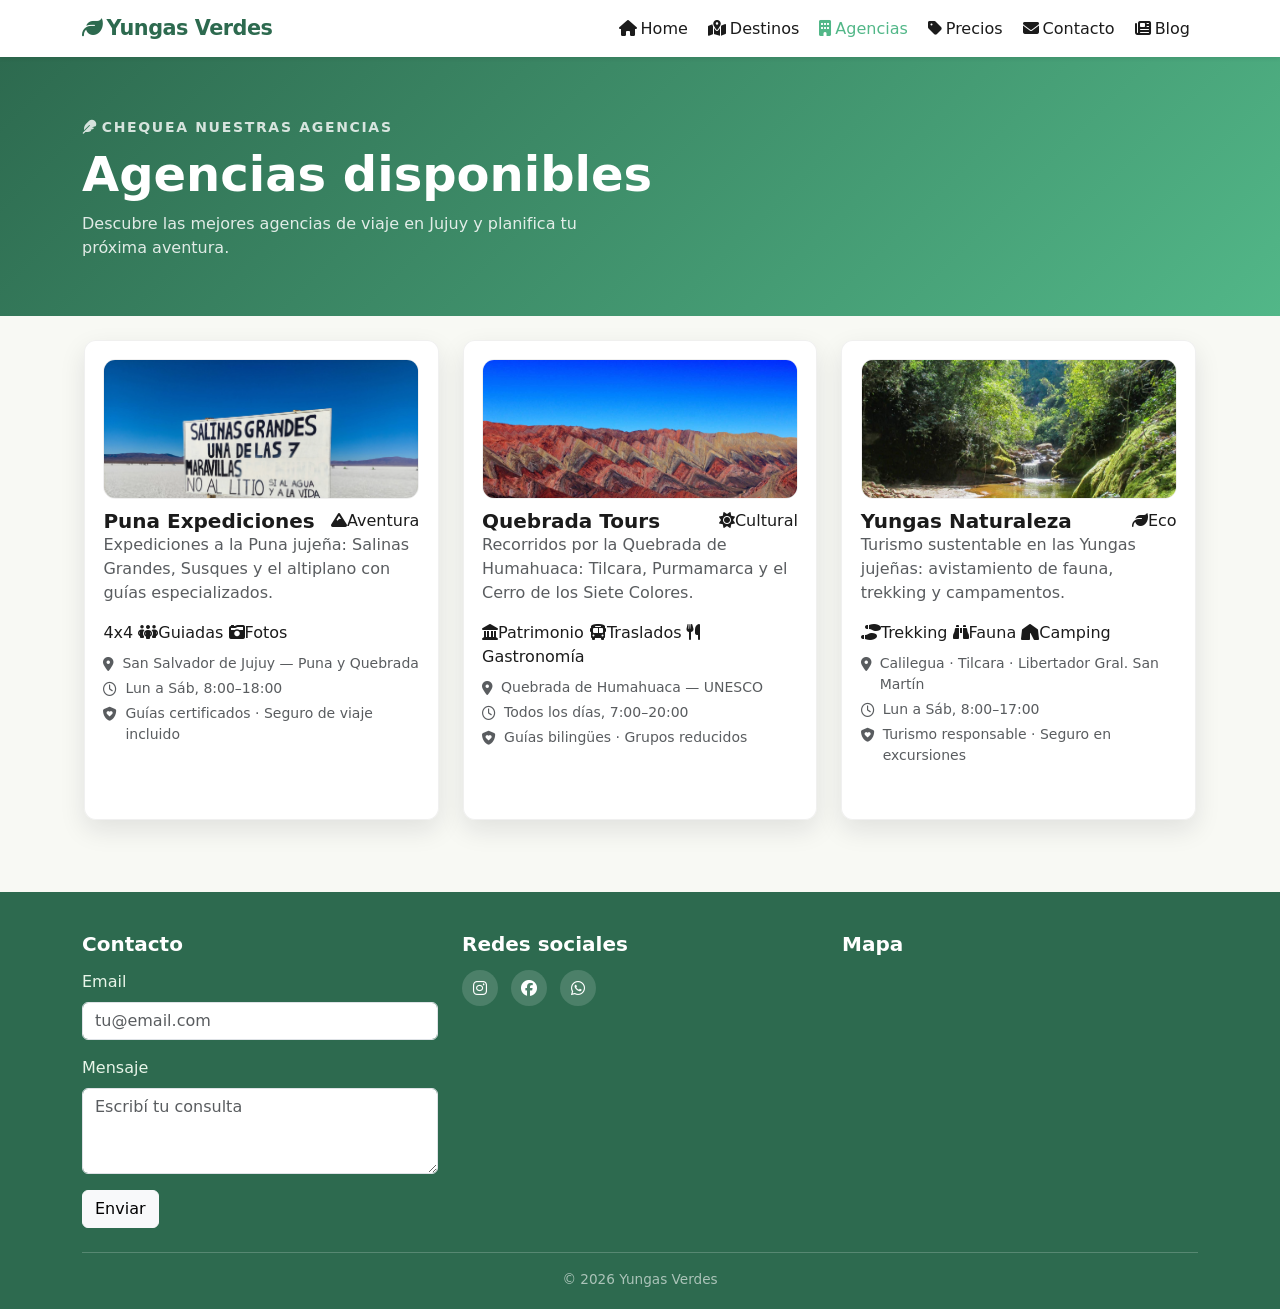
<file: agencias.html>
<!DOCTYPE html>
<html lang="es">

<head>
  <meta charset="UTF-8">
  <meta name="viewport" content="width=device-width, initial-scale=1.0">
  <title>Agencias - Yungas Verdes</title>
  <link href="https://cdn.jsdelivr.net/npm/bootstrap@5.3.0/dist/css/bootstrap.min.css" rel="stylesheet">
  <link rel="stylesheet" href="https://cdnjs.cloudflare.com/ajax/libs/font-awesome/6.4.0/css/all.min.css">
  <link rel="stylesheet" href="css/styles.css">
</head>

<body>

  <nav class="navbar navbar-expand-lg bg-white shadow-sm sticky-top">
    <div class="container">
      <a class="navbar-brand" href="index.html">
        <i class="fa-solid fa-leaf me-1"></i>Yungas Verdes
      </a>
      <button class="navbar-toggler" type="button" data-bs-toggle="collapse" data-bs-target="#navMenu"
        aria-controls="navMenu" aria-expanded="false" aria-label="Abrir menú">
        <span class="navbar-toggler-icon"></span>
      </button>
      <div class="collapse navbar-collapse" id="navMenu">
        <ul class="navbar-nav ms-auto gap-1">
          <li class="nav-item"><a class="nav-link" href="index.html"><i class="fa-solid fa-house me-1"></i>Home</a></li>
          <li class="nav-item"><a class="nav-link" href="destinos.html"><i
                class="fa-solid fa-map-location-dot me-1"></i>Destinos</a></li>
          <li class="nav-item"><a class="nav-link active" href="agencias.html"><i
                class="fa-solid fa-building me-1"></i>Agencias</a></li>
          <li class="nav-item"><a class="nav-link" href="precios.html"><i class="fa-solid fa-tag me-1"></i>Precios</a>
          </li>
          <li class="nav-item"><a class="nav-link" href="contacto.html"><i
                class="fa-solid fa-envelope me-1"></i>Contacto</a></li>
          <li class="nav-item"><a class="nav-link" href="blog.html"><i class="fa-solid fa-newspaper me-1"></i>Blog</a>
          </li>
        </ul>
      </div>
    </div>
  </nav>

  <section class="blog-hero">
    <div class="container">
      <p class="text-uppercase fw-bold small mb-2" style="letter-spacing:.12em; opacity:.8;">
        <i class="fa-solid fa-feather me-1"></i>Chequea nuestras agencias
      </p>
      <h2>Agencias disponibles</h2>
      <p>Descubre las mejores agencias de viaje en Jujuy y planifica tu próxima aventura.</p>
    </div>
  </section>

  <div class="row g-4 mb-5 p-4 mx-5">

    <div class="col-12 col-sm-6 col-md-4">
      <div class="flip-card" data-agencia="Puna Expediciones">
        <div class="flip-card-inner">
          <div class="flip-card-front">
            <div class="agency-cover" aria-hidden="true">
              <img src="img/salinasgrandes.webp" alt="">
            </div>
            <div class="d-flex align-items-start justify-content-between gap-3">
              <h5 class="card-title mb-0">Puna Expediciones</h5>
              <span class="agency-pill"><i class="fa-solid fa-mountain" aria-hidden="true"></i>Aventura</span>
            </div>
            <p class="text-muted">Expediciones a la Puna jujeña: Salinas Grandes, Susques y el altiplano con guías
              especializados.</p>
            <div class="agency-meta">
              <span class="agency-pill"><i class="fa-solid fa-jeep" aria-hidden="true"></i>4x4</span>
              <span class="agency-pill"><i class="fa-solid fa-people-group" aria-hidden="true"></i>Guiadas</span>
              <span class="agency-pill"><i class="fa-solid fa-camera-retro" aria-hidden="true"></i>Fotos</span>
            </div>
            <ul class="list-unstyled small mt-2 mb-0 text-muted">
              <li class="d-flex gap-2 align-items-start mb-1">
                <i class="fa-solid fa-location-dot mt-1" aria-hidden="true"></i>
                <span>San Salvador de Jujuy — Puna y Quebrada</span>
              </li>
              <li class="d-flex gap-2 align-items-start mb-1">
                <i class="fa-regular fa-clock mt-1" aria-hidden="true"></i>
                <span>Lun a Sáb, 8:00–18:00</span>
              </li>
              <li class="d-flex gap-2 align-items-start">
                <i class="fa-solid fa-shield-heart mt-1" aria-hidden="true"></i>
                <span>Guías certificados · Seguro de viaje incluido</span>
              </li>
            </ul>
            
          </div>
          <div class="flip-card-back">
            <h5 class="mb-2">Explorá la Puna</h5>
            <p class="mb-3">Recorridos en vehículos 4x4 por paisajes únicos a más de 3.000 metros de altura.</p>
            <div class="mt-2">
              <div class="d-flex align-items-center gap-2">
                <span class="small text-muted">Tu rating:</span>
                <div class="rating" role="radiogroup" aria-label="Calificación en estrellas">
                  <span type="button" class="rating-star" data-value="1" aria-label="1 estrella"><i
                      class="fa-solid fa-star" aria-hidden="true"></i></span>
                  <span type="button" class="rating-star" data-value="2" aria-label="2 estrellas"><i
                      class="fa-solid fa-star" aria-hidden="true"></i></span>
                  <span type="button" class="rating-star" data-value="3" aria-label="3 estrellas"><i
                      class="fa-solid fa-star" aria-hidden="true"></i></span>
                  <span type="button" class="rating-star" data-value="4" aria-label="4 estrellas"><i
                      class="fa-regular fa-star" aria-hidden="true"></i></span>
                  <span type="button" class="rating-star" data-value="5" aria-label="5 estrellas"><i
                      class="fa-regular fa-star" aria-hidden="true"></i></span>
                </div>
              </div>
              <div class="small text-muted mt-1 rating-label">Sin calificar</div>
            </div>
            <div class="d-grid gap-2">
              <button type="button" class="btn btn-light btn-sm js-calificar">
                <i class="fa-solid fa-star me-2" aria-hidden="true"></i>Calificar ahora
              </button>
              <a class="btn btn-outline-light btn-sm" href="contacto.html">
                <i class="fa-regular fa-envelope me-2" aria-hidden="true"></i>Enviar consulta
              </a>
            </div>
          </div>
        </div>
      </div>
    </div>

    <div class="col-12 col-sm-6 col-md-4">
      <div class="flip-card" data-agencia="Quebrada Tours">
        <div class="flip-card-inner">
          <div class="flip-card-front">
            <div class="agency-cover" aria-hidden="true">
              <img src="img/quebradahumauaca.jpg" alt="">
            </div>
            <div class="d-flex align-items-start justify-content-between gap-3">
              <h5 class="card-title mb-0">Quebrada Tours</h5>
              <span class="agency-pill"><i class="fa-solid fa-sun" aria-hidden="true"></i>Cultural</span>
            </div>
            <p class="text-muted">Recorridos por la Quebrada de Humahuaca: Tilcara, Purmamarca y el Cerro de los Siete
              Colores.</p>
            <div class="agency-meta">
              <span class="agency-pill"><i class="fa-solid fa-landmark" aria-hidden="true"></i>Patrimonio</span>
              <span class="agency-pill"><i class="fa-solid fa-bus" aria-hidden="true"></i>Traslados</span>
              <span class="agency-pill"><i class="fa-solid fa-utensils" aria-hidden="true"></i>Gastronomía</span>
            </div>
            <ul class="list-unstyled small mt-2 mb-0 text-muted">
              <li class="d-flex gap-2 align-items-start mb-1">
                <i class="fa-solid fa-location-dot mt-1" aria-hidden="true"></i>
                <span>Quebrada de Humahuaca — UNESCO</span>
              </li>
              <li class="d-flex gap-2 align-items-start mb-1">
                <i class="fa-regular fa-clock mt-1" aria-hidden="true"></i>
                <span>Todos los días, 7:00–20:00</span>
              </li>
              <li class="d-flex gap-2 align-items-start">
                <i class="fa-solid fa-shield-heart mt-1" aria-hidden="true"></i>
                <span>Guías bilingües · Grupos reducidos</span>
              </li>
            </ul>
          </div>
          <div class="flip-card-back">
            <h5 class="mb-2">Patrimonio mundial</h5>
            <p class="mb-3">Descubrí los pueblos y colores de la Quebrada con guías apasionados por la cultura andina.
            </p>
            <div class="mt-2">
              <div class="d-flex align-items-center gap-2">
                <span class="small text-muted">Tu rating:</span>
                <div class="rating" role="radiogroup" aria-label="Calificación en estrellas">
                  <span type="button" class="rating-star" data-value="1" aria-label="1 estrella"><i
                      class="fa-solid fa-star" aria-hidden="true"></i></span>
                  <span type="button" class="rating-star" data-value="2" aria-label="2 estrellas"><i
                      class="fa-solid fa-star" aria-hidden="true"></i></span>
                  <span type="button" class="rating-star" data-value="3" aria-label="3 estrellas"><i
                      class="fa-solid fa-star" aria-hidden="true"></i></span>
                  <span type="button" class="rating-star" data-value="4" aria-label="4 estrellas"><i
                      class="fa-regular fa-star-half-stroke" aria-hidden="true"></i></span>
                  <span type="button" class="rating-star" data-value="4" aria-label="4 estrellas"><i
                      class="fa-regular fa-star" aria-hidden="true"></i></span>
                </div>
              </div>
              <div class="small text-muted mt-1 rating-label">Sin calificar</div>
            </div>
            <div class="d-grid gap-2">
              <a href="contacto.html" class="btn btn-light btn-sm">
                <i class="fa-solid fa-arrow-right me-2" aria-hidden="true"></i>Ver itinerarios
              </a>
              <a href="#" class="btn btn-outline-light btn-sm">Ver galería</a>
            </div>
          </div>
        </div>
      </div>
    </div>

    <div class="col-12 col-sm-6 col-md-4">
      <div class="flip-card" data-agencia="Yungas Naturaleza">
        <div class="flip-card-inner">
          <div class="flip-card-front">
            <div class="agency-cover" aria-hidden="true">
              <img src="img/Parque-Nacional-Calilegua.jpg" alt="">
            </div>
            <div class="d-flex align-items-start justify-content-between gap-3">
              <h5 class="card-title mb-0">Yungas Naturaleza</h5>
              <span class="agency-pill"><i class="fa-solid fa-leaf" aria-hidden="true"></i>Eco</span>
            </div>
            <p class="text-muted">Turismo sustentable en las Yungas jujeñas: avistamiento de fauna, trekking y
              campamentos.</p>
            <div class="agency-meta">
              <span class="agency-pill"><i class="fa-solid fa-shoe-prints" aria-hidden="true"></i>Trekking</span>
              <span class="agency-pill"><i class="fa-solid fa-binoculars" aria-hidden="true"></i>Fauna</span>
              <span class="agency-pill"><i class="fa-solid fa-tent" aria-hidden="true"></i>Camping</span>
            </div>
            <ul class="list-unstyled small mt-2 mb-0 text-muted">
              <li class="d-flex gap-2 align-items-start mb-1">
                <i class="fa-solid fa-location-dot mt-1" aria-hidden="true"></i>
                <span>Calilegua · Tilcara · Libertador Gral. San Martín</span>
              </li>
              <li class="d-flex gap-2 align-items-start mb-1">
                <i class="fa-regular fa-clock mt-1" aria-hidden="true"></i>
                <span>Lun a Sáb, 8:00–17:00</span>
              </li>
              <li class="d-flex gap-2 align-items-start">
                <i class="fa-solid fa-shield-heart mt-1" aria-hidden="true"></i>
                <span>Turismo responsable · Seguro en excursiones</span>
              </li>
            </ul>
          </div>
          <div class="flip-card-back">
            <h5 class="mb-2">Naturaleza viva</h5>
            <p class="mb-3">El Parque Nacional Calilegua te espera: más de 700 especies de aves y selva subtropical.</p>
            <div class="mt-2">
              <div class="d-flex align-items-center gap-2">
                <span class="small text-muted">Tu rating:</span>
                <div class="rating" role="radiogroup" aria-label="Calificación en estrellas">
                  <span type="button" class="rating-star" data-value="1" aria-label="1 estrella"><i
                      class="fa-solid fa-star" aria-hidden="true"></i></span>
                  <span type="button" class="rating-star" data-value="2" aria-label="2 estrellas"><i
                      class="fa-solid fa-star" aria-hidden="true"></i></span>
                  <span type="button" class="rating-star" data-value="3" aria-label="3 estrellas"><i
                      class="fa-solid fa-star" aria-hidden="true"></i></span>
                  <span type="button" class="rating-star" data-value="4" aria-label="4 estrellas"><i
                      class="fa-solid fa-star" aria-hidden="true"></i></span>
                  <span type="button" class="rating-star" data-value="4" aria-label="4 estrellas"><i
                      class="fa-regular fa-star" aria-hidden="true"></i></span>
                </div>
              </div>
              <div class="small text-muted mt-1 rating-label">Sin calificar</div>
            </div>
            <div class="d-grid gap-2">
              <a href="contacto.html" class="btn btn-light btn-sm">
                <i class="fa-regular fa-paper-plane me-2" aria-hidden="true"></i>Reservar excursión
              </a>
              <a href="#" class="btn btn-outline-light btn-sm">Ver recorridos</a>
            </div>
          </div>
        </div>
      </div>
    </div>

  </div>
  <footer class="site-footer">
    <div class="container">
      <div class="row g-4">
        <div class="col-12 col-lg-4">
          <h5>Contacto</h5>
          <form>
            <div class="mb-3">
              <label class="form-label" for="footerEmail">Email</label>
              <input id="footerEmail" class="form-control" type="email" placeholder="tu@email.com" required>
            </div>
            <div class="mb-3">
              <label class="form-label" for="footerMsg">Mensaje</label>
              <textarea id="footerMsg" class="form-control" rows="3" placeholder="Escribí tu consulta"
                required></textarea>
            </div>
            <button class="btn btn-light" type="submit">Enviar</button>
          </form>
        </div>
        <div class="col-12 col-lg-4">
          <h5>Redes sociales</h5>
          <div class="footer-social">
            <a href="#" aria-label="Instagram"><i class="fa-brands fa-instagram"></i></a>
            <a href="#" aria-label="Facebook"><i class="fa-brands fa-facebook"></i></a>
            <a href="#" aria-label="WhatsApp"><i class="fa-brands fa-whatsapp"></i></a>
          </div>
        </div>
        <div class="col-12 col-lg-4">
          <h5>Mapa</h5>
          <div class="ratio ratio-16x9">
            <iframe title="Mapa"
              src="https://www.google.com/maps/embed?pb=!1m18!1m12!1m3!1d3657.0!2d-65.3!3d-24.2!2m3!1f0!2f0!3f0!3m2!1i1024!2i768!4f13.1!3m3!1m2!1s0x0%3A0x0!2zMjTCsDEyJzAwLjAiUyA2NcKwMTgnMDAuMCJX!5e0!3m2!1ses!2sar!4v1234567890"
              style="border:0;" allowfullscreen="" loading="lazy" referrerpolicy="no-referrer-when-downgrade"></iframe>
          </div>
        </div>
      </div>
      <div class="footer-bottom">© 2026 Yungas Verdes</div>
    </div>
  </footer>

  <script src="https://code.jquery.com/jquery-3.7.1.min.js"></script>
  <script src="https://cdn.jsdelivr.net/npm/bootstrap@5.3.0/dist/js/bootstrap.bundle.min.js"></script>
  <script src="js/animacion.js"></script>
</body>

</html>
</file>
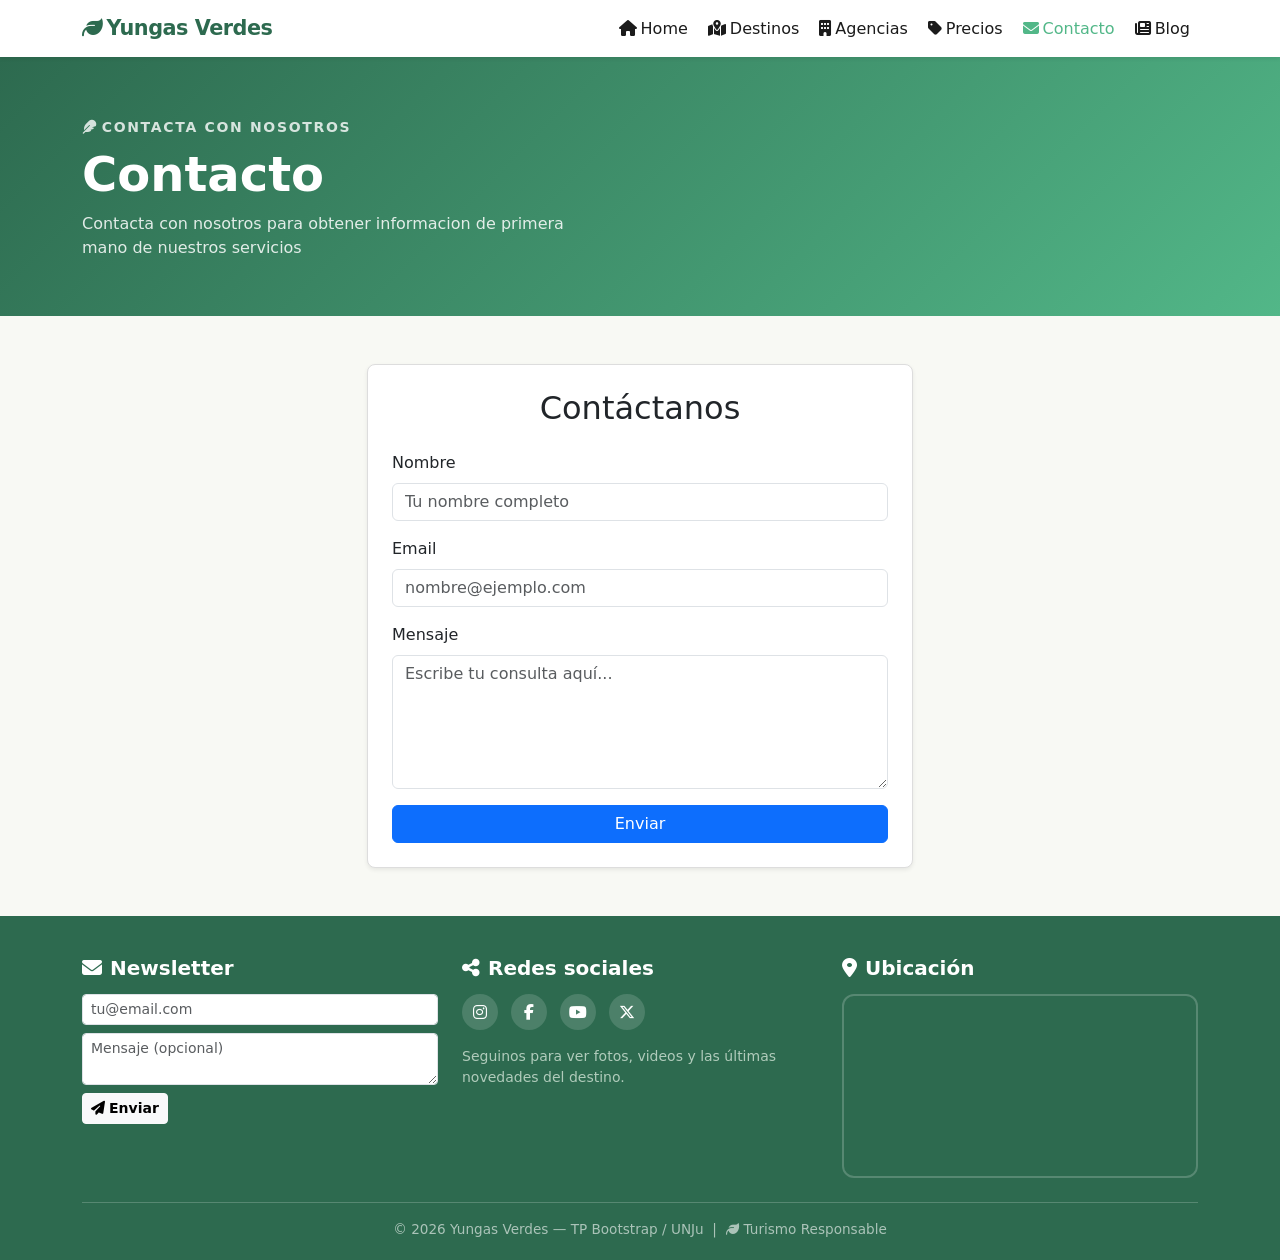
<file: contacto.html>
<!DOCTYPE html>
<html lang="es">

<head>
    <meta charset="UTF-8">
    <meta name="viewport" content="width=device-width, initial-scale=1.0">
    <title>Contacto - Yungas Verdes</title>
    <link href="https://cdn.jsdelivr.net/npm/bootstrap@5.3.0/dist/css/bootstrap.min.css" rel="stylesheet">
    <link rel="stylesheet" href="https://cdnjs.cloudflare.com/ajax/libs/font-awesome/6.4.0/css/all.min.css">
    <link rel="stylesheet" href="css/styles.css">
</head>

<body>
    <!-- Navbar -->
    <nav class="navbar navbar-expand-lg bg-white shadow-sm sticky-top">
        <div class="container">
            <a class="navbar-brand" href="index.html">
                <i class="fa-solid fa-leaf me-1"></i>Yungas Verdes
            </a>
            <button class="navbar-toggler" type="button" data-bs-toggle="collapse" data-bs-target="#navMenu"
                aria-controls="navMenu" aria-expanded="false" aria-label="Abrir menú">
                <span class="navbar-toggler-icon"></span>
            </button>
            <div class="collapse navbar-collapse" id="navMenu">
                <ul class="navbar-nav ms-auto gap-1">
                    <li class="nav-item"><a class="nav-link" href="index.html"><i
                                class="fa-solid fa-house me-1"></i>Home</a></li>
                    <li class="nav-item"><a class="nav-link" href="destinos.html"><i
                                class="fa-solid fa-map-location-dot me-1"></i>Destinos</a></li>
                    <li class="nav-item"><a class="nav-link" href="agencias.html"><i
                                class="fa-solid fa-building me-1"></i>Agencias</a></li>
                    <li class="nav-item"><a class="nav-link" href="precios.html"><i
                                class="fa-solid fa-tag me-1"></i>Precios</a></li>
                    <li class="nav-item"><a class="nav-link active" href="contacto.html"><i
                                class="fa-solid fa-envelope me-1"></i>Contacto</a></li>
                    <li class="nav-item"><a class="nav-link" href="blog.html"><i
                                class="fa-solid fa-newspaper me-1"></i>Blog</a></li>
                </ul>
            </div>
        </div>
    </nav>
    <section class="blog-hero">
        <div class="container">
            <p class="text-uppercase fw-bold small mb-2" style="letter-spacing:.12em; opacity:.8;">
                <i class="fa-solid fa-feather me-1"></i>Contacta con nosotros
            </p>
            <h2>Contacto</h2>
            <p>Contacta con nosotros para obtener informacion de primera mano de nuestros servicios</p>
        </div>
    </section>
    <!-- Formulario de Contacto -->
    <section class="container py-5">
        <div class="row justify-content-center">
            <div class="col-md-8 col-lg-6">
                <div class="card shadow-sm p-4">
                    <h2 class="mb-4 text-center">Contáctanos</h2>
                    <form id="contactForm" novalidate>
                        <div class="mb-3">
                            <label for="nombre" class="form-label">Nombre</label>
                            <input type="text" class="form-control" id="nombre" placeholder="Tu nombre completo"
                                required pattern="^[A-Za-z\s]{3,}$">
                            <div class="invalid-feedback">Mínimo 3 letras, sin números.</div>
                        </div>

                        <div class="mb-3">
                            <label for="email" class="form-label">Email</label>
                            <input type="email" class="form-control" id="email" placeholder="nombre@ejemplo.com"
                                required>
                            <div class="invalid-feedback">Ingresa un correo electrónico válido.</div>
                        </div>

                        <div class="mb-3">
                            <label for="mensaje" class="form-label">Mensaje</label>
                            <textarea class="form-control" id="mensaje" rows="5"
                                placeholder="Escribe tu consulta aquí..." required minlength="10"></textarea>
                            <div class="invalid-feedback">El mensaje debe tener al menos 10 caracteres.</div>
                        </div>

                        <button type="submit" class="btn btn-primary w-100" id="btnEnviar">
                            <span id="spinner" class="spinner-border spinner-border-sm d-none" role="status"
                                aria-hidden="true"></span>
                            <span id="btnText">Enviar</span>
                        </button>
                    </form>
                </div>
            </div>
        </div>
    </section>

    <!-- Modal de Confirmación -->
    <div class="modal fade" id="confirmModal" tabindex="-1" aria-hidden="true">
        <div class="modal-dialog modal-dialog-centered">
            <div class="modal-content">
                <div class="modal-header bg-success text-white">
                    <h5 class="modal-title">Mensaje Enviado</h5>
                    <button type="button" class="btn-close btn-close-white" data-bs-dismiss="modal"
                        aria-label="Close"></button>
                </div>
                <div class="modal-body text-center py-4">
                    <p class="fs-5">¡Gracias por escribirnos! Su mensaje ah sido enviado correctamente.</p>
                </div>
                <div class="modal-footer">
                    <button type="button" class="btn btn-secondary" data-bs-dismiss="modal">Cerrar</button>
                </div>
            </div>
        </div>
    </div>

    <footer class="site-footer">
        <div class="container">
            <div class="row g-4">

                <div class="col-md-4">
                    <h5><i class="fa-solid fa-envelope me-2"></i>Newsletter</h5>
                    <form id="footerForm">
                        <div class="mb-2">
                            <input type="email" class="form-control form-control-sm" placeholder="tu@email.com"
                                required />
                        </div>
                        <div class="mb-2">
                            <textarea class="form-control form-control-sm" rows="2"
                                placeholder="Mensaje (opcional)"></textarea>
                        </div>
                        <button type="submit" class="btn btn-light btn-sm fw-bold">
                            <i class="fa-solid fa-paper-plane me-1"></i>Enviar
                        </button>
                    </form>
                </div>

                <div class="col-md-4">
                    <h5><i class="fa-solid fa-share-nodes me-2"></i>Redes sociales</h5>
                    <div class="footer-social mt-2">
                        <a href="#" aria-label="Instagram"><i class="fa-brands fa-instagram"></i></a>
                        <a href="#" aria-label="Facebook"><i class="fa-brands fa-facebook-f"></i></a>
                        <a href="#" aria-label="YouTube"><i class="fa-brands fa-youtube"></i></a>
                        <a href="#" aria-label="X / Twitter"><i class="fa-brands fa-x-twitter"></i></a>
                    </div>
                    <p class="small mt-3" style="opacity:.7;">Seguinos para ver fotos, videos y las últimas novedades
                        del destino.</p>
                </div>

                <div class="col-md-4">
                    <h5><i class="fa-solid fa-location-dot me-2"></i>Ubicación</h5>
                    <div style="border-radius:12px; overflow:hidden; border:2px solid rgba(255,255,255,.2);">
                        <iframe title="Mapa San Salvador de Jujuy"
                            src="https://www.openstreetmap.org/export/embed.html?bbox=-65.310%2C-24.205%2C-65.280%2C-24.165&layer=mapnik"
                            width="100%" height="180" style="border:0; display:block;" loading="lazy">
                        </iframe>
                    </div>
                </div>

            </div>
            <div class="footer-bottom">
                <p class="mb-0">© 2026 Yungas Verdes — TP Bootstrap / UNJu &nbsp;|&nbsp;
                    <i class="fa-solid fa-leaf me-1"></i>Turismo Responsable
                </p>
            </div>
        </div>
    </footer>
    <script src="https://code.jquery.com/jquery-3.6.0.min.js"></script>
    <script src="https://cdn.jsdelivr.net/npm/bootstrap@5.3.0/dist/js/bootstrap.bundle.min.js"></script>
    <script src="js/animacion.js"></script>
</body>

</html>
</file>
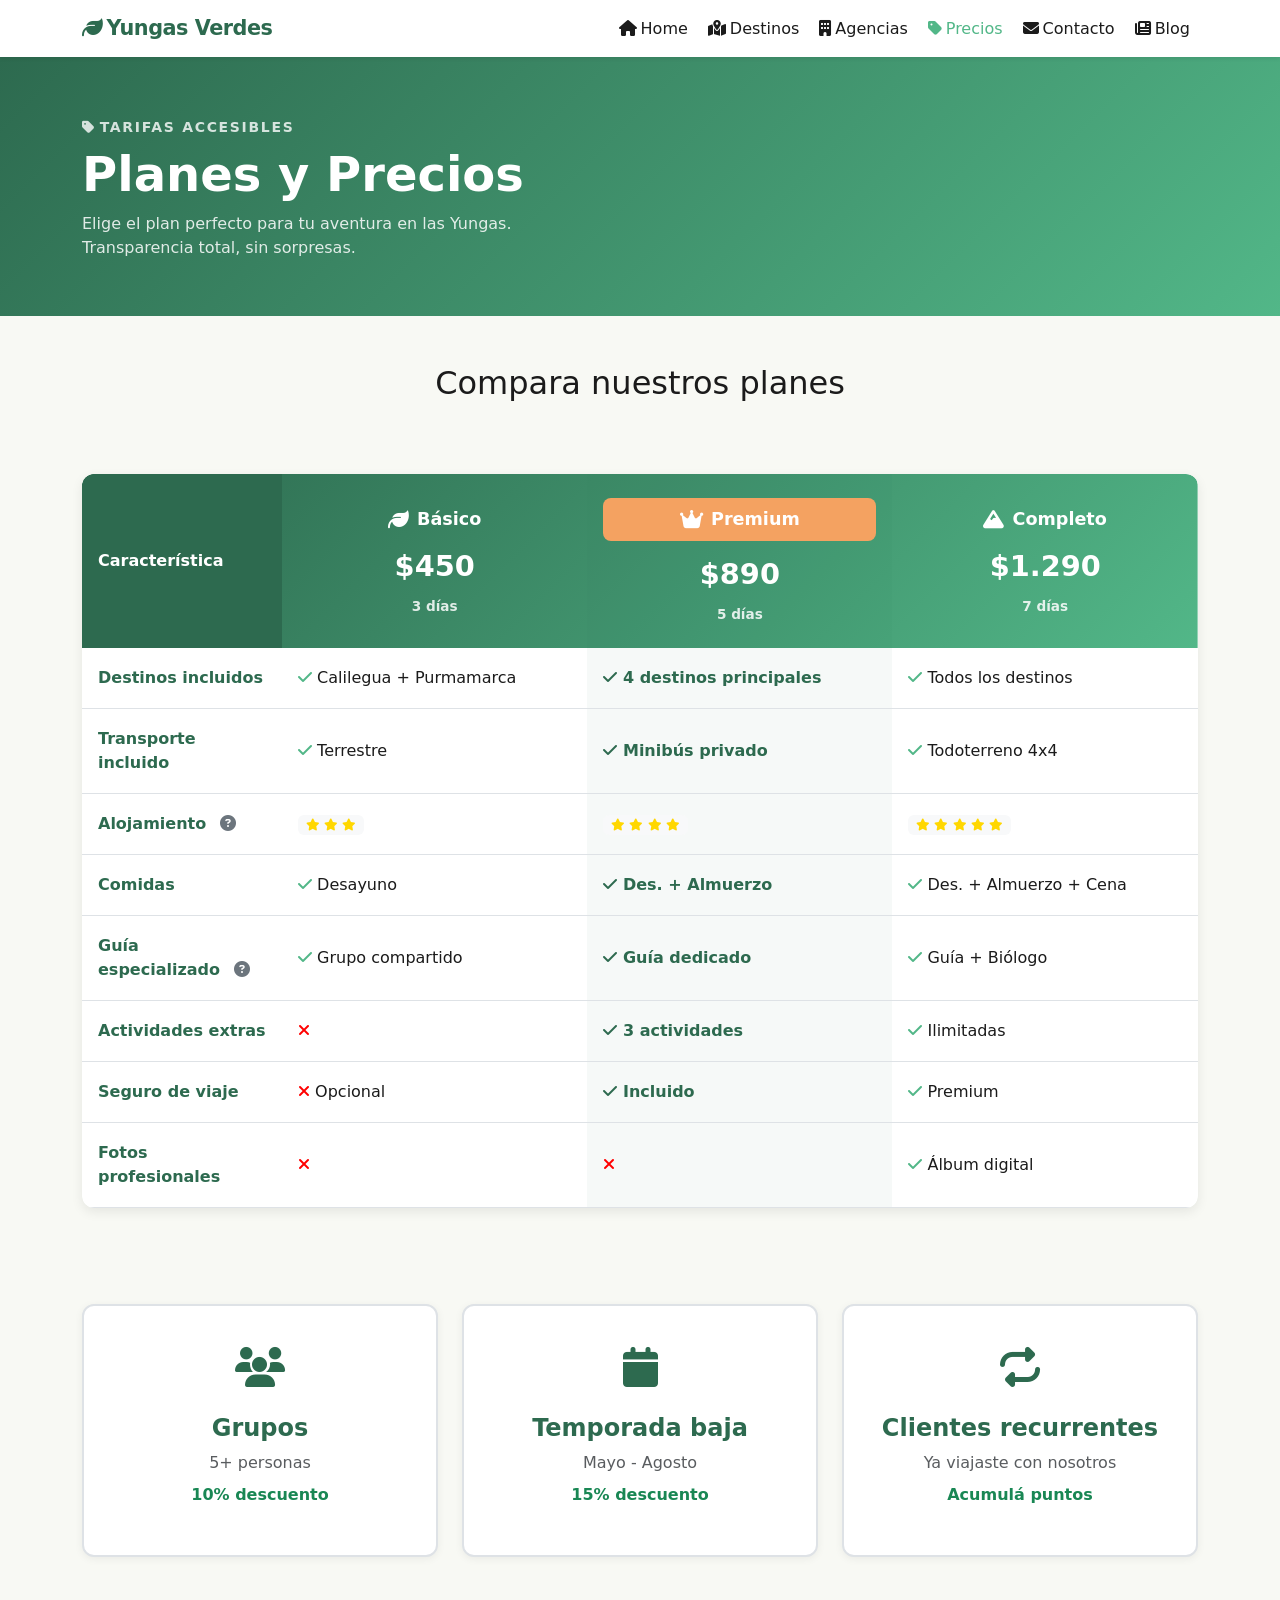
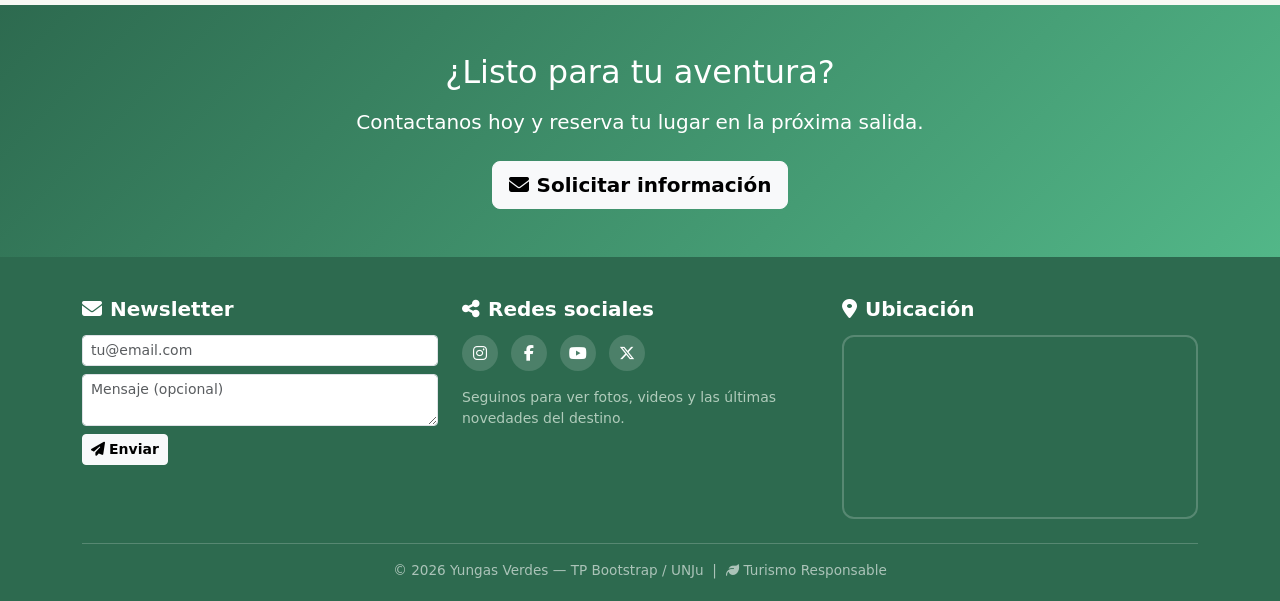
<file: precios.html>
<!DOCTYPE html>
<html lang="es">

<head>
    <meta charset="UTF-8">
    <meta name="viewport" content="width=device-width, initial-scale=1.0">
    <title>Precios - Yungas Verdes</title>
    <link href="https://cdn.jsdelivr.net/npm/bootstrap@5.3.0/dist/css/bootstrap.min.css" rel="stylesheet">
    <link rel="stylesheet" href="https://cdnjs.cloudflare.com/ajax/libs/font-awesome/6.4.0/css/all.min.css">
    <link rel="stylesheet" href="css/styles.css">
</head>

<body>
    <!-- Navbar -->
    <nav class="navbar navbar-expand-lg bg-white shadow-sm sticky-top">
        <div class="container">
            <a class="navbar-brand" href="index.html">
                <i class="fa-solid fa-leaf me-1"></i>Yungas Verdes
            </a>
            <button class="navbar-toggler" type="button" data-bs-toggle="collapse" data-bs-target="#navMenu"
                aria-controls="navMenu" aria-expanded="false" aria-label="Abrir menú">
                <span class="navbar-toggler-icon"></span>
            </button>
            <div class="collapse navbar-collapse" id="navMenu">
                <ul class="navbar-nav ms-auto gap-1">
                    <li class="nav-item"><a class="nav-link" href="index.html"><i
                                class="fa-solid fa-house me-1"></i>Home</a></li>
                    <li class="nav-item"><a class="nav-link" href="destinos.html"><i
                                class="fa-solid fa-map-location-dot me-1"></i>Destinos</a></li>
                    <li class="nav-item"><a class="nav-link" href="agencias.html"><i
                                class="fa-solid fa-building me-1"></i>Agencias</a></li>
                    <li class="nav-item"><a class="nav-link active" href="precios.html"><i
                                class="fa-solid fa-tag me-1"></i>Precios</a></li>
                    <li class="nav-item"><a class="nav-link" href="contacto.html"><i
                                class="fa-solid fa-envelope me-1"></i>Contacto</a></li>
                    <li class="nav-item"><a class="nav-link" href="blog.html"><i
                                class="fa-solid fa-newspaper me-1"></i>Blog</a></li>
                </ul>
            </div>
        </div>
    </nav>

    <!-- Hero Section -->
    <section class="blog-hero">
        <div class="container">
            <p class="text-uppercase fw-bold small mb-2" style="letter-spacing:.12em; opacity:.8;">
                <i class="fa-solid fa-tag me-1"></i>Tarifas Accesibles
            </p>
            <h1>Planes y Precios</h1>
            <p>Elige el plan perfecto para tu aventura en las Yungas. Transparencia total, sin sorpresas.</p>
        </div>
    </section>
    <!-- Tabla Comparativa -->
    <section class="py-5">
        <div class="container">
            <div class="row mb-5">
                <div class="col-12">
                    <h2 class="mb-4 text-center">Compara nuestros planes</h2>
                </div>
            </div>

            <!-- Tabla Responsive -->
            <div class="table-responsive">
                <table class="tabla-precios">
                    <thead>
                        <tr>
                            <th>Característica</th>
                            <th class="plan-basico">
                                <div class="plan-header">
                                    <i class="fa-solid fa-leaf"></i>
                                    <span>Básico</span>
                                </div>
                                <div class="plan-precio">$450</div>
                                <small class="plan-duracion">3 días</small>
                            </th>
                            <th class="plan-premium">
                                <div class="plan-header plan-featured">
                                    <i class="fa-solid fa-crown"></i>
                                    <span>Premium</span>
                                </div>
                                <div class="plan-precio">$890</div>
                                <small class="plan-duracion">5 días</small>
                            </th>
                            <th class="plan-completo">
                                <div class="plan-header">
                                    <i class="fa-solid fa-mountain"></i>
                                    <span>Completo</span>
                                </div>
                                <div class="plan-precio">$1.290</div>
                                <small class="plan-duracion">7 días</small>
                            </th>
                        </tr>
                    </thead>
                    <tbody>
                        <tr>
                            <td><strong>Destinos incluidos</strong></td>
                            <td data-label="Básico">
                                <i class="fa-solid fa-check" style="color: var(--verde-claro);"></i>
                                Calilegua + Purmamarca
                            </td>
                            <td data-label="Premium" class="highlight">
                                <i class="fa-solid fa-check" style="color: var(--verde);"></i>
                                4 destinos principales
                            </td>
                            <td data-label="Completo">
                                <i class="fa-solid fa-check" style="color: var(--verde-claro);"></i>
                                Todos los destinos
                            </td>
                        </tr>
                        <tr>
                            <td><strong>Transporte incluido</strong></td>
                            <td data-label="Básico">
                                <i class="fa-solid fa-check" style="color: var(--verde-claro);"></i>
                                Terrestre
                            </td>
                            <td data-label="Premium" class="highlight">
                                <i class="fa-solid fa-check" style="color: var(--verde);"></i>
                                Minibús privado
                            </td>
                            <td data-label="Completo">
                                <i class="fa-solid fa-check" style="color: var(--verde-claro);"></i>
                                Todoterreno 4x4
                            </td>
                        </tr>
                        <tr>
                            <td>
                                <strong>Alojamiento</strong>
                                <i class="fa-solid fa-circle-question" style="color: var(--muted); margin-left: 8px; cursor: help;" 
                                   data-bs-toggle="tooltip" data-bs-title="Categoría de hospedaje según plan"></i>
                            </td>
                            <td data-label="Básico">
                                <span class="badge bg-light text-dark">
                                    <i class="fa-solid fa-star" style="color: gold;"></i>
                                    <i class="fa-solid fa-star" style="color: gold;"></i>
                                    <i class="fa-solid fa-star" style="color: gold;"></i>
                                </span>
                            </td>
                            <td data-label="Premium" class="highlight">
                                <span class="badge bg-light text-dark">
                                    <i class="fa-solid fa-star" style="color: gold;"></i>
                                    <i class="fa-solid fa-star" style="color: gold;"></i>
                                    <i class="fa-solid fa-star" style="color: gold;"></i>
                                    <i class="fa-solid fa-star" style="color: gold;"></i>
                                </span>
                            </td>
                            <td data-label="Completo">
                                <span class="badge bg-light text-dark">
                                    <i class="fa-solid fa-star" style="color: gold;"></i>
                                    <i class="fa-solid fa-star" style="color: gold;"></i>
                                    <i class="fa-solid fa-star" style="color: gold;"></i>
                                    <i class="fa-solid fa-star" style="color: gold;"></i>
                                    <i class="fa-solid fa-star" style="color: gold;"></i>
                                </span>
                            </td>
                        </tr>
                        <tr>
                            <td><strong>Comidas</strong></td>
                            <td data-label="Básico">
                                <i class="fa-solid fa-check" style="color: var(--verde-claro);"></i>
                                Desayuno
                            </td>
                            <td data-label="Premium" class="highlight">
                                <i class="fa-solid fa-check" style="color: var(--verde);"></i>
                                Des. + Almuerzo
                            </td>
                            <td data-label="Completo">
                                <i class="fa-solid fa-check" style="color: var(--verde-claro);"></i>
                                Des. + Almuerzo + Cena
                            </td>
                        </tr>
                        <tr>
                            <td>
                                <strong>Guía especializado</strong>
                                <i class="fa-solid fa-circle-question" style="color: var(--muted); margin-left: 8px; cursor: help;" 
                                   data-bs-toggle="tooltip" data-bs-title="Profesional bilingüe certificado"></i>
                            </td>
                            <td data-label="Básico">
                                <i class="fa-solid fa-check" style="color: var(--verde-claro);"></i>
                                Grupo compartido
                            </td>
                            <td data-label="Premium" class="highlight">
                                <i class="fa-solid fa-check" style="color: var(--verde);"></i>
                                Guía dedicado
                            </td>
                            <td data-label="Completo">
                                <i class="fa-solid fa-check" style="color: var(--verde-claro);"></i>
                                Guía + Biólogo
                            </td>
                        </tr>
                        <tr>
                            <td><strong>Actividades extras</strong></td>
                            <td data-label="Básico">
                                <i class="fa-solid fa-xmark" style="color: red;"></i>
                            </td>
                            <td data-label="Premium" class="highlight">
                                <i class="fa-solid fa-check" style="color: var(--verde);"></i>
                                3 actividades
                            </td>
                            <td data-label="Completo">
                                <i class="fa-solid fa-check" style="color: var(--verde-claro);"></i>
                                Ilimitadas
                            </td>
                        </tr>
                        <tr>
                            <td><strong>Seguro de viaje</strong></td>
                            <td data-label="Básico">
                                <i class="fa-solid fa-xmark" style="color: red;"></i>
                                Opcional
                            </td>
                            <td data-label="Premium" class="highlight">
                                <i class="fa-solid fa-check" style="color: var(--verde);"></i>
                                Incluido
                            </td>
                            <td data-label="Completo">
                                <i class="fa-solid fa-check" style="color: var(--verde-claro);"></i>
                                Premium
                            </td>
                        </tr>
                        <tr>
                            <td><strong>Fotos profesionales</strong></td>
                            <td data-label="Básico">
                                <i class="fa-solid fa-xmark" style="color: red;"></i>
                            </td>
                            <td data-label="Premium" class="highlight">
                                <i class="fa-solid fa-xmark" style="color: red;"></i>
                            </td>
                            <td data-label="Completo">
                                <i class="fa-solid fa-check" style="color: var(--verde-claro);"></i>
                                Álbum digital
                            </td>
                        </tr>
                    </tbody>
                </table>
            </div>
        </div>
    </section>

    <!-- Sección de descuentos -->
    <section class="py-5">
        <div class="container">
            <div class="row g-4">
                <div class="col-md-4">
                    <div class="oferta-card reveal">
                        <div class="oferta-icono">
                            <i class="fa-solid fa-users"></i>
                        </div>
                        <h4>Grupos</h4>
                        <p class="text-muted mb-2">5+ personas</p>
                        <p class="text-success fw-bold">10% descuento</p>
                    </div>
                </div>
                <div class="col-md-4">
                    <div class="oferta-card reveal">
                        <div class="oferta-icono">
                            <i class="fa-solid fa-calendar"></i>
                        </div>
                        <h4>Temporada baja</h4>
                        <p class="text-muted mb-2">Mayo - Agosto</p>
                        <p class="text-success fw-bold">15% descuento</p>
                    </div>
                </div>
                <div class="col-md-4">
                    <div class="oferta-card reveal">
                        <div class="oferta-icono">
                            <i class="fa-solid fa-repeat"></i>
                        </div>
                        <h4>Clientes recurrentes</h4>
                        <p class="text-muted mb-2">Ya viajaste con nosotros</p>
                        <p class="text-success fw-bold">Acumulá puntos</p>
                    </div>
                </div>
            </div>
        </div>
    </section>

    <!-- CTA Final -->
    <section class="py-5" style="background: linear-gradient(135deg, var(--verde) 0%, var(--verde-claro) 100%); color: #fff;">
        <div class="container text-center">
            <h2 class="mb-3">¿Listo para tu aventura?</h2>
            <p class="lead mb-4">Contactanos hoy y reserva tu lugar en la próxima salida.</p>
            <a href="contacto.html" class="btn btn-light btn-lg fw-bold">
                <i class="fa-solid fa-envelope me-2"></i>Solicitar información
            </a>
        </div>
    </section>

    <footer class="site-footer">
        <div class="container">
            <div class="row g-4">

                <div class="col-md-4">
                    <h5><i class="fa-solid fa-envelope me-2"></i>Newsletter</h5>
                    <form id="footerForm">
                        <div class="mb-2">
                            <input type="email" class="form-control form-control-sm" placeholder="tu@email.com"
                                required />
                        </div>
                        <div class="mb-2">
                            <textarea class="form-control form-control-sm" rows="2"
                                placeholder="Mensaje (opcional)"></textarea>
                        </div>
                        <button type="submit" class="btn btn-light btn-sm fw-bold">
                            <i class="fa-solid fa-paper-plane me-1"></i>Enviar
                        </button>
                    </form>
                </div>

                <div class="col-md-4">
                    <h5><i class="fa-solid fa-share-nodes me-2"></i>Redes sociales</h5>
                    <div class="footer-social mt-2">
                        <a href="#" aria-label="Instagram"><i class="fa-brands fa-instagram"></i></a>
                        <a href="#" aria-label="Facebook"><i class="fa-brands fa-facebook-f"></i></a>
                        <a href="#" aria-label="YouTube"><i class="fa-brands fa-youtube"></i></a>
                        <a href="#" aria-label="X / Twitter"><i class="fa-brands fa-x-twitter"></i></a>
                    </div>
                    <p class="small mt-3" style="opacity:.7;">Seguinos para ver fotos, videos y las últimas novedades
                        del destino.</p>
                </div>

                <div class="col-md-4">
                    <h5><i class="fa-solid fa-location-dot me-2"></i>Ubicación</h5>
                    <div style="border-radius:12px; overflow:hidden; border:2px solid rgba(255,255,255,.2);">
                        <iframe title="Mapa San Salvador de Jujuy"
                            src="https://www.openstreetmap.org/export/embed.html?bbox=-65.310%2C-24.205%2C-65.280%2C-24.165&layer=mapnik"
                            width="100%" height="180" style="border:0; display:block;" loading="lazy">
                        </iframe>
                    </div>
                </div>

            </div>
            <div class="footer-bottom">
                <p class="mb-0">© 2026 Yungas Verdes — TP Bootstrap / UNJu &nbsp;|&nbsp;
                    <i class="fa-solid fa-leaf me-1"></i>Turismo Responsable
                </p>
            </div>
        </div>
    </footer>
    <script src="https://cdn.jsdelivr.net/npm/bootstrap@5.3.0/dist/js/bootstrap.bundle.min.js"></script>
    <script src="https://code.jquery.com/jquery-3.6.0.min.js"></script>
    <script src="js/animacion.js"></script>
</body>

</html>
</file>
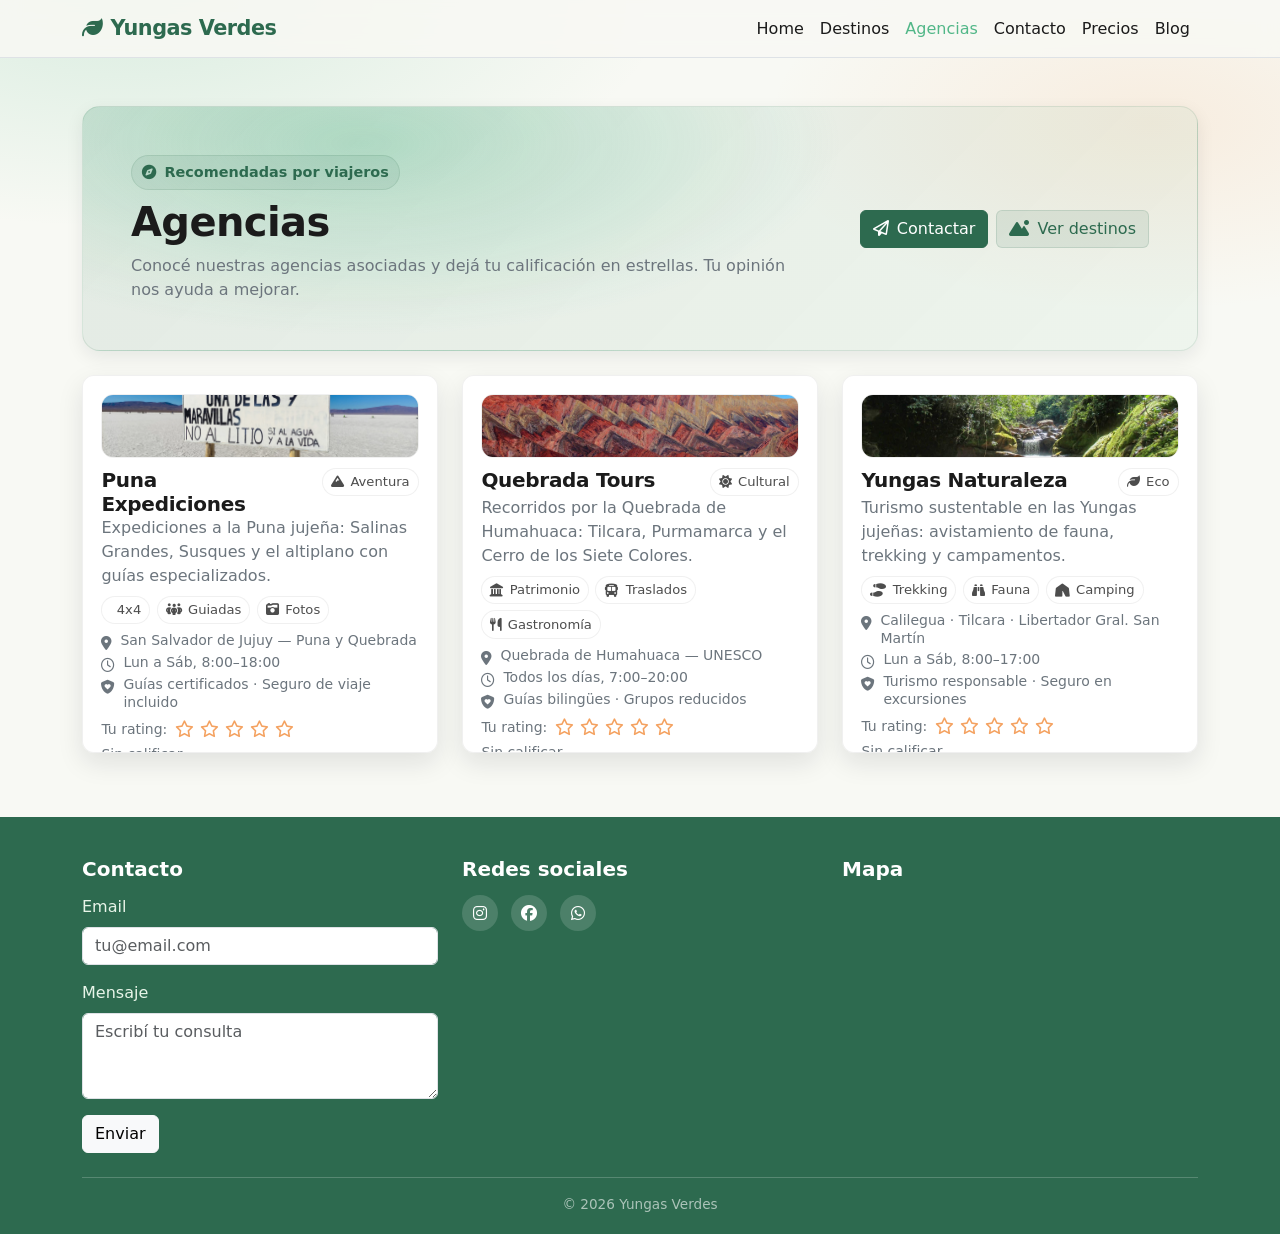
<file: WebTurismoSVJTp3Bootstrap-master/agencias.html>
<!DOCTYPE html>
<html lang="es">
<head>
    <meta charset="UTF-8">
    <meta name="viewport" content="width=device-width, initial-scale=1.0">
    <title>Agencias - Yungas Verdes</title>
    <link href="https://cdn.jsdelivr.net/npm/bootstrap@5.3.0/dist/css/bootstrap.min.css" rel="stylesheet">
    <link rel="stylesheet" href="https://cdnjs.cloudflare.com/ajax/libs/font-awesome/6.4.0/css/all.min.css">
    <link rel="stylesheet" href="css/flip.css">
    <link rel="stylesheet" href="css/styles.css">
</head>
<body>

    <nav class="navbar navbar-expand-lg bg-light border-bottom">
        <div class="container">
            <a class="navbar-brand" href="index.html">
                <i class="fa-solid fa-leaf me-2" aria-hidden="true"></i>Yungas Verdes
            </a>
            <button class="navbar-toggler" type="button" data-bs-toggle="collapse" data-bs-target="#mainNavbar"
                aria-controls="mainNavbar" aria-expanded="false" aria-label="Abrir menú">
                <span class="navbar-toggler-icon"></span>
            </button>
            <div class="collapse navbar-collapse" id="mainNavbar">
                <ul class="navbar-nav ms-auto mb-2 mb-lg-0">
                    <li class="nav-item"><a class="nav-link" href="index.html">Home</a></li>
                    <li class="nav-item"><a class="nav-link" href="destinos.html">Destinos</a></li>
                    <li class="nav-item"><a class="nav-link active" aria-current="page" href="agencias.html">Agencias</a></li>
                    <li class="nav-item"><a class="nav-link" href="contacto.html">Contacto</a></li>
                    <li class="nav-item"><a class="nav-link" href="precios.html">Precios</a></li>
                    <li class="nav-item"><a class="nav-link" href="blog.html">Blog</a></li>
                </ul>
            </div>
        </div>
    </nav>

    <div class="container pt-5 pb-3">
        <section class="page-hero p-4 p-md-5 mb-4">
            <div class="row align-items-center g-4">
                <div class="col-12 col-lg-8">
                    <div class="hero-kicker mb-2">
                        <i class="fa-solid fa-compass" aria-hidden="true"></i>
                        Recomendadas por viajeros
                    </div>
                    <h1 class="display-6 fw-bold mb-2">Agencias</h1>
                    <p class="text-muted mb-0">
                        Conocé nuestras agencias asociadas y dejá tu calificación en estrellas.
                        Tu opinión nos ayuda a mejorar.
                    </p>
                </div>
                <div class="col-12 col-lg-4">
                    <div class="d-flex gap-2 justify-content-lg-end flex-wrap">
                        <a class="btn btn-brand" href="contacto.html">
                            <i class="fa-regular fa-paper-plane me-2" aria-hidden="true"></i>Contactar
                        </a>
                        <a class="btn btn-soft" href="destinos.html">
                            <i class="fa-solid fa-mountain-sun me-2" aria-hidden="true"></i>Ver destinos
                        </a>
                    </div>
                </div>
            </div>
        </section>

        <div class="row g-4 mb-5">

          <div class="col-12 col-sm-6 col-md-4">
            <div class="flip-card" data-agencia="Puna Expediciones">
              <div class="flip-card-inner">
                <div class="flip-card-front">
                  <div class="agency-cover" aria-hidden="true">
                    <img src="img/salinasgrandes.webp" alt="">
                  </div>
                  <div class="d-flex align-items-start justify-content-between gap-3">
                    <h5 class="card-title mb-0">Puna Expediciones</h5>
                    <span class="agency-pill"><i class="fa-solid fa-mountain" aria-hidden="true"></i>Aventura</span>
                  </div>
                  <p class="text-muted">Expediciones a la Puna jujeña: Salinas Grandes, Susques y el altiplano con guías especializados.</p>
                  <div class="agency-meta">
                    <span class="agency-pill"><i class="fa-solid fa-jeep" aria-hidden="true"></i>4x4</span>
                    <span class="agency-pill"><i class="fa-solid fa-people-group" aria-hidden="true"></i>Guiadas</span>
                    <span class="agency-pill"><i class="fa-solid fa-camera-retro" aria-hidden="true"></i>Fotos</span>
                  </div>
                  <ul class="list-unstyled small mt-2 mb-0 text-muted">
                    <li class="d-flex gap-2 align-items-start mb-1">
                      <i class="fa-solid fa-location-dot mt-1" aria-hidden="true"></i>
                      <span>San Salvador de Jujuy — Puna y Quebrada</span>
                    </li>
                    <li class="d-flex gap-2 align-items-start mb-1">
                      <i class="fa-regular fa-clock mt-1" aria-hidden="true"></i>
                      <span>Lun a Sáb, 8:00–18:00</span>
                    </li>
                    <li class="d-flex gap-2 align-items-start">
                      <i class="fa-solid fa-shield-heart mt-1" aria-hidden="true"></i>
                      <span>Guías certificados · Seguro de viaje incluido</span>
                    </li>
                  </ul>
                  <div class="mt-2">
                    <div class="d-flex align-items-center gap-2">
                      <span class="small text-muted">Tu rating:</span>
                      <div class="rating" role="radiogroup" aria-label="Calificación en estrellas">
                        <button type="button" class="rating-star" data-value="1" aria-label="1 estrella"><i class="fa-regular fa-star" aria-hidden="true"></i></button>
                        <button type="button" class="rating-star" data-value="2" aria-label="2 estrellas"><i class="fa-regular fa-star" aria-hidden="true"></i></button>
                        <button type="button" class="rating-star" data-value="3" aria-label="3 estrellas"><i class="fa-regular fa-star" aria-hidden="true"></i></button>
                        <button type="button" class="rating-star" data-value="4" aria-label="4 estrellas"><i class="fa-regular fa-star" aria-hidden="true"></i></button>
                        <button type="button" class="rating-star" data-value="5" aria-label="5 estrellas"><i class="fa-regular fa-star" aria-hidden="true"></i></button>
                      </div>
                    </div>
                    <div class="small text-muted mt-1 rating-label">Sin calificar</div>
                  </div>
                </div>
                <div class="flip-card-back">
                  <h5 class="mb-2">Explorá la Puna</h5>
                  <p class="mb-3">Recorridos en vehículos 4x4 por paisajes únicos a más de 3.000 metros de altura.</p>
                  <div class="d-grid gap-2">
                    <button type="button" class="btn btn-light btn-sm js-calificar">
                      <i class="fa-solid fa-star me-2" aria-hidden="true"></i>Calificar ahora
                    </button>
                    <a class="btn btn-outline-light btn-sm" href="contacto.html">
                      <i class="fa-regular fa-envelope me-2" aria-hidden="true"></i>Enviar consulta
                    </a>
                  </div>
                </div>
              </div>
            </div>
          </div>
        
          <div class="col-12 col-sm-6 col-md-4">
            <div class="flip-card" data-agencia="Quebrada Tours">
              <div class="flip-card-inner">
                <div class="flip-card-front">
                  <div class="agency-cover" aria-hidden="true">
                    <img src="img/quebradahumauaca.jpg" alt="">
                  </div>
                  <div class="d-flex align-items-start justify-content-between gap-3">
                    <h5 class="card-title mb-0">Quebrada Tours</h5>
                    <span class="agency-pill"><i class="fa-solid fa-sun" aria-hidden="true"></i>Cultural</span>
                  </div>
                  <p class="text-muted">Recorridos por la Quebrada de Humahuaca: Tilcara, Purmamarca y el Cerro de los Siete Colores.</p>
                  <div class="agency-meta">
                    <span class="agency-pill"><i class="fa-solid fa-landmark" aria-hidden="true"></i>Patrimonio</span>
                    <span class="agency-pill"><i class="fa-solid fa-bus" aria-hidden="true"></i>Traslados</span>
                    <span class="agency-pill"><i class="fa-solid fa-utensils" aria-hidden="true"></i>Gastronomía</span>
                  </div>
                  <ul class="list-unstyled small mt-2 mb-0 text-muted">
                    <li class="d-flex gap-2 align-items-start mb-1">
                      <i class="fa-solid fa-location-dot mt-1" aria-hidden="true"></i>
                      <span>Quebrada de Humahuaca — UNESCO</span>
                    </li>
                    <li class="d-flex gap-2 align-items-start mb-1">
                      <i class="fa-regular fa-clock mt-1" aria-hidden="true"></i>
                      <span>Todos los días, 7:00–20:00</span>
                    </li>
                    <li class="d-flex gap-2 align-items-start">
                      <i class="fa-solid fa-shield-heart mt-1" aria-hidden="true"></i>
                      <span>Guías bilingües · Grupos reducidos</span>
                    </li>
                  </ul>
                  <div class="mt-2">
                    <div class="d-flex align-items-center gap-2">
                      <span class="small text-muted">Tu rating:</span>
                      <div class="rating" role="radiogroup" aria-label="Calificación en estrellas">
                        <button type="button" class="rating-star" data-value="1" aria-label="1 estrella"><i class="fa-regular fa-star" aria-hidden="true"></i></button>
                        <button type="button" class="rating-star" data-value="2" aria-label="2 estrellas"><i class="fa-regular fa-star" aria-hidden="true"></i></button>
                        <button type="button" class="rating-star" data-value="3" aria-label="3 estrellas"><i class="fa-regular fa-star" aria-hidden="true"></i></button>
                        <button type="button" class="rating-star" data-value="4" aria-label="4 estrellas"><i class="fa-regular fa-star" aria-hidden="true"></i></button>
                        <button type="button" class="rating-star" data-value="5" aria-label="5 estrellas"><i class="fa-regular fa-star" aria-hidden="true"></i></button>
                      </div>
                    </div>
                    <div class="small text-muted mt-1 rating-label">Sin calificar</div>
                  </div>
                </div>
                <div class="flip-card-back">
                  <h5 class="mb-2">Patrimonio mundial</h5>
                  <p class="mb-3">Descubrí los pueblos y colores de la Quebrada con guías apasionados por la cultura andina.</p>
                  <div class="d-grid gap-2">
                    <a href="contacto.html" class="btn btn-light btn-sm">
                      <i class="fa-solid fa-arrow-right me-2" aria-hidden="true"></i>Ver itinerarios
                    </a>
                    <a href="#" class="btn btn-outline-light btn-sm">Ver galería</a>
                  </div>
                </div>
              </div>
            </div>
          </div>
        
          <div class="col-12 col-sm-6 col-md-4">
            <div class="flip-card" data-agencia="Yungas Naturaleza">
              <div class="flip-card-inner">
                <div class="flip-card-front">
                  <div class="agency-cover" aria-hidden="true">
                    <img src="img/Parque-Nacional-Calilegua.jpg" alt="">
                  </div>
                  <div class="d-flex align-items-start justify-content-between gap-3">
                    <h5 class="card-title mb-0">Yungas Naturaleza</h5>
                    <span class="agency-pill"><i class="fa-solid fa-leaf" aria-hidden="true"></i>Eco</span>
                  </div>
                  <p class="text-muted">Turismo sustentable en las Yungas jujeñas: avistamiento de fauna, trekking y campamentos.</p>
                  <div class="agency-meta">
                    <span class="agency-pill"><i class="fa-solid fa-shoe-prints" aria-hidden="true"></i>Trekking</span>
                    <span class="agency-pill"><i class="fa-solid fa-binoculars" aria-hidden="true"></i>Fauna</span>
                    <span class="agency-pill"><i class="fa-solid fa-tent" aria-hidden="true"></i>Camping</span>
                  </div>
                  <ul class="list-unstyled small mt-2 mb-0 text-muted">
                    <li class="d-flex gap-2 align-items-start mb-1">
                      <i class="fa-solid fa-location-dot mt-1" aria-hidden="true"></i>
                      <span>Calilegua · Tilcara · Libertador Gral. San Martín</span>
                    </li>
                    <li class="d-flex gap-2 align-items-start mb-1">
                      <i class="fa-regular fa-clock mt-1" aria-hidden="true"></i>
                      <span>Lun a Sáb, 8:00–17:00</span>
                    </li>
                    <li class="d-flex gap-2 align-items-start">
                      <i class="fa-solid fa-shield-heart mt-1" aria-hidden="true"></i>
                      <span>Turismo responsable · Seguro en excursiones</span>
                    </li>
                  </ul>
                  <div class="mt-2">
                    <div class="d-flex align-items-center gap-2">
                      <span class="small text-muted">Tu rating:</span>
                      <div class="rating" role="radiogroup" aria-label="Calificación en estrellas">
                        <button type="button" class="rating-star" data-value="1" aria-label="1 estrella"><i class="fa-regular fa-star" aria-hidden="true"></i></button>
                        <button type="button" class="rating-star" data-value="2" aria-label="2 estrellas"><i class="fa-regular fa-star" aria-hidden="true"></i></button>
                        <button type="button" class="rating-star" data-value="3" aria-label="3 estrellas"><i class="fa-regular fa-star" aria-hidden="true"></i></button>
                        <button type="button" class="rating-star" data-value="4" aria-label="4 estrellas"><i class="fa-regular fa-star" aria-hidden="true"></i></button>
                        <button type="button" class="rating-star" data-value="5" aria-label="5 estrellas"><i class="fa-regular fa-star" aria-hidden="true"></i></button>
                      </div>
                    </div>
                    <div class="small text-muted mt-1 rating-label">Sin calificar</div>
                  </div>
                </div>
                <div class="flip-card-back">
                  <h5 class="mb-2">Naturaleza viva</h5>
                  <p class="mb-3">El Parque Nacional Calilegua te espera: más de 700 especies de aves y selva subtropical.</p>
                  <div class="d-grid gap-2">
                    <a href="contacto.html" class="btn btn-light btn-sm">
                      <i class="fa-regular fa-paper-plane me-2" aria-hidden="true"></i>Reservar excursión
                    </a>
                    <a href="#" class="btn btn-outline-light btn-sm">Ver recorridos</a>
                  </div>
                </div>
              </div>
            </div>
          </div>
        
        </div>
    </div>
    <footer class="site-footer">
        <div class="container">
            <div class="row g-4">
                <div class="col-12 col-lg-4">
                    <h5>Contacto</h5>
                    <form>
                        <div class="mb-3">
                            <label class="form-label" for="footerEmail">Email</label>
                            <input id="footerEmail" class="form-control" type="email" placeholder="tu@email.com" required>
                        </div>
                        <div class="mb-3">
                            <label class="form-label" for="footerMsg">Mensaje</label>
                            <textarea id="footerMsg" class="form-control" rows="3" placeholder="Escribí tu consulta" required></textarea>
                        </div>
                        <button class="btn btn-light" type="submit">Enviar</button>
                    </form>
                </div>
                <div class="col-12 col-lg-4">
                    <h5>Redes sociales</h5>
                    <div class="footer-social">
                        <a href="#" aria-label="Instagram"><i class="fa-brands fa-instagram"></i></a>
                        <a href="#" aria-label="Facebook"><i class="fa-brands fa-facebook"></i></a>
                        <a href="#" aria-label="WhatsApp"><i class="fa-brands fa-whatsapp"></i></a>
                    </div>
                </div>
                <div class="col-12 col-lg-4">
                    <h5>Mapa</h5>
                    <div class="ratio ratio-16x9">
                        <iframe title="Mapa" src="https://www.google.com/maps/embed?pb=!1m18!1m12!1m3!1d3657.0!2d-65.3!3d-24.2!2m3!1f0!2f0!3f0!3m2!1i1024!2i768!4f13.1!3m3!1m2!1s0x0%3A0x0!2zMjTCsDEyJzAwLjAiUyA2NcKwMTgnMDAuMCJX!5e0!3m2!1ses!2sar!4v1234567890"
                            style="border:0;" allowfullscreen="" loading="lazy" referrerpolicy="no-referrer-when-downgrade"></iframe>
                    </div>
                </div>
            </div>
            <div class="footer-bottom">© 2026 Yungas Verdes</div>
        </div>
    </footer>

    <script src="https://code.jquery.com/jquery-3.7.1.min.js"></script>
    <script src="https://cdn.jsdelivr.net/npm/bootstrap@5.3.0/dist/js/bootstrap.bundle.min.js"></script>
    <script src="jquery/rating-agencias.js"></script>
</body>
</html>
</file>
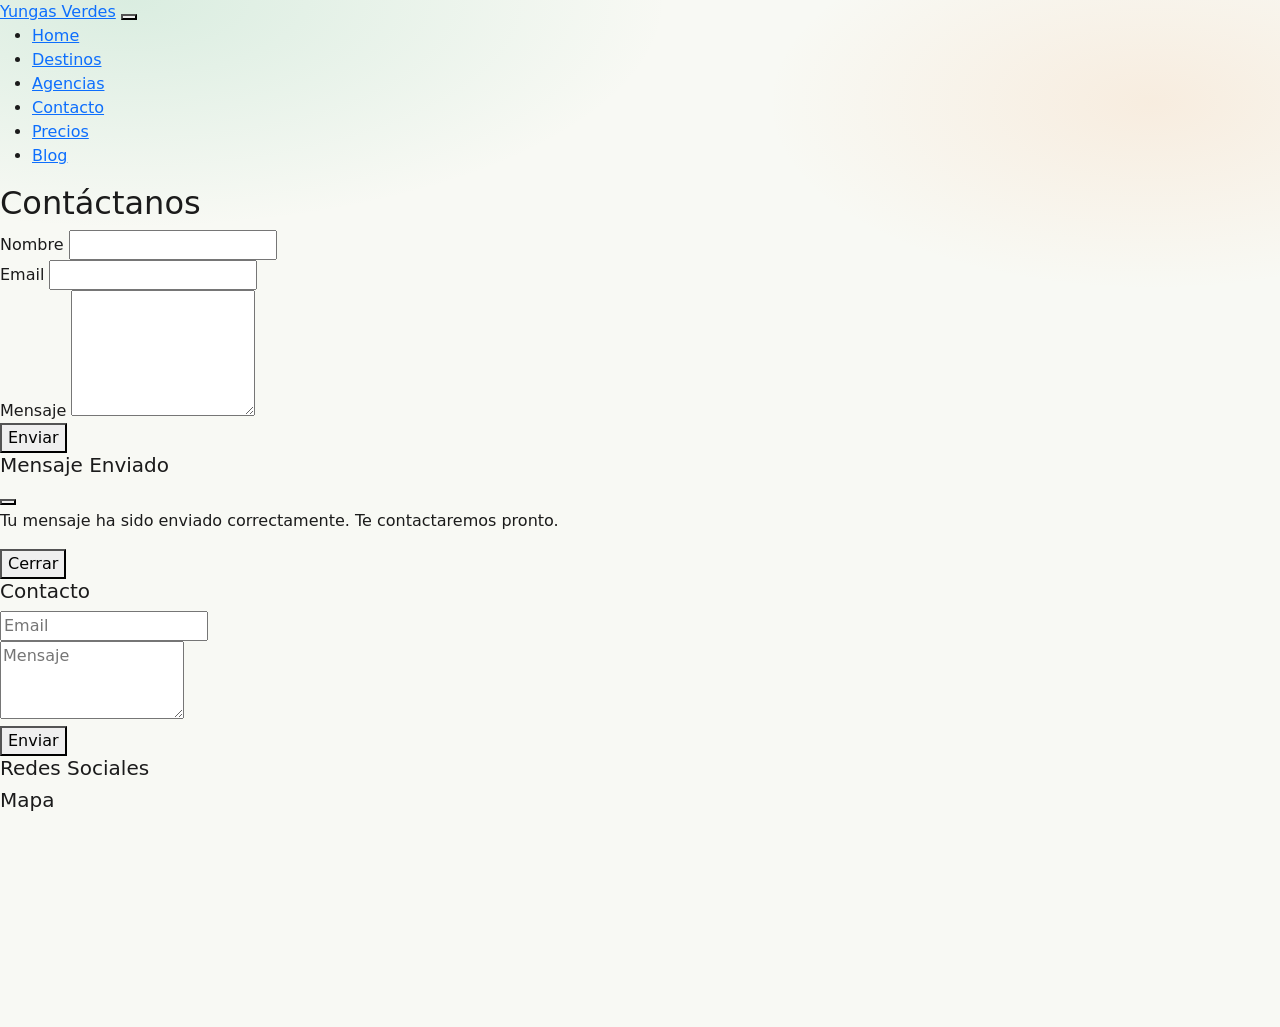
<file: WebTurismoSVJTp3Bootstrap-master/contacto.html>
<!DOCTYPE html>
<html lang="es">
<head>
    <meta charset="UTF-8">
    <meta name="viewport" content="width=device-width, initial-scale=1.0">
    <title>Contacto - Yungas Verdes</title>
    <link href="https://cdn.jsdelivr.net/npm/bootstrap@5.3.0/dist/css/bootstrap.min.css" rel="stylesheet">
    <link rel="stylesheet" href="https://cdnjs.cloudflare.com/ajax/libs/font-awesome/6.4.0/css/all.min.css">
    <link rel="stylesheet" href="css/styles.css">
</head>
<body>
    <!-- Navbar -->
    <nav>
        <div class="">
            <a href="#">Yungas Verdes</a>
            <button type="button">
                <span></span>
            </button>
            <div>
                <ul>
                    <li><a href="index.html">Home</a></li>
                    <li><a href="destinos.html">Destinos</a></li>
                    <li><a href="agencias.html">Agencias</a></li>
                    <li><a href="contacto.html">Contacto</a></li>
                    <li><a href="precios.html">Precios</a></li>
                    <li><a href="blog.html">Blog</a></li>
                </ul>
            </div>
        </div>
    </nav>

    <!-- Formulario de Contacto -->
    <section>
        <div class="">
            <h2>Contáctanos</h2>
            <div>
                <div>
                    <form id="contactForm">
                        <div>
                            <label for="nombre">Nombre</label>
                            <input type="text" id="nombre" required>
                        </div>
                        <div>
                            <label for="email">Email</label>
                            <input type="email" id="email" required>
                        </div>
                        <div>
                            <label for="mensaje">Mensaje</label>
                            <textarea id="mensaje" rows="5" required></textarea>
                        </div>
                        <button type="submit">
                            <span></span>
                            Enviar
                        </button>
                    </form>
                </div>
            </div>
        </div>
    </section>

    <!-- Modal de Confirmación -->
    <div id="confirmModal">
        <div>
            <div>
                <div>
                    <h5>Mensaje Enviado</h5>
                    <button type="button"></button>
                </div>
                <div>
                    <p>Tu mensaje ha sido enviado correctamente. Te contactaremos pronto.</p>
                </div>
                <div>
                    <button type="button">Cerrar</button>
                </div>
            </div>
        </div>
    </div>

    <footer>
        <div class="">
            <div class="">
                <div class="">
                    <h5>Contacto</h5>
                    <form>
                        <div class="">
                            <input type="email" placeholder="Email">
                        </div>
                        <div class="">
                            <textarea rows="3" placeholder="Mensaje"></textarea>
                        </div>
                        <button type="submit">Enviar</button>
                    </form>
                </div>
                <div class="">
                    <h5>Redes Sociales</h5>
                    <a href="#"><i></i></a>
                    <a href="#"><i></i></a>
                    <a href="#"><i></i></a>
                </div>
                <div class="">
                    <h5>Mapa</h5>
                    <iframe src="https://www.google.com/maps/embed?pb=!1m18!1m12!1m3!1d3657.0!2d-65.3!3d-24.2!2m3!1f0!2f0!3f0!3m2!1i1024!2i768!4f13.1!3m3!1m2!1s0x0%3A0x0!2zMjTCsDEyJzAwLjAiUyA2NcKwMTgnMDAuMCJX!5e0!3m2!1ses!2sar!4v1234567890" width="100%" height="200" style="border:0;" allowfullscreen="" loading="lazy"></iframe>
                </div>
            </div>
        </div>
    </footer>
    <script src="https://cdn.jsdelivr.net/npm/bootstrap@5.3.0/dist/js/bootstrap.bundle.min.js"></script>
</body>
</html>
</file>
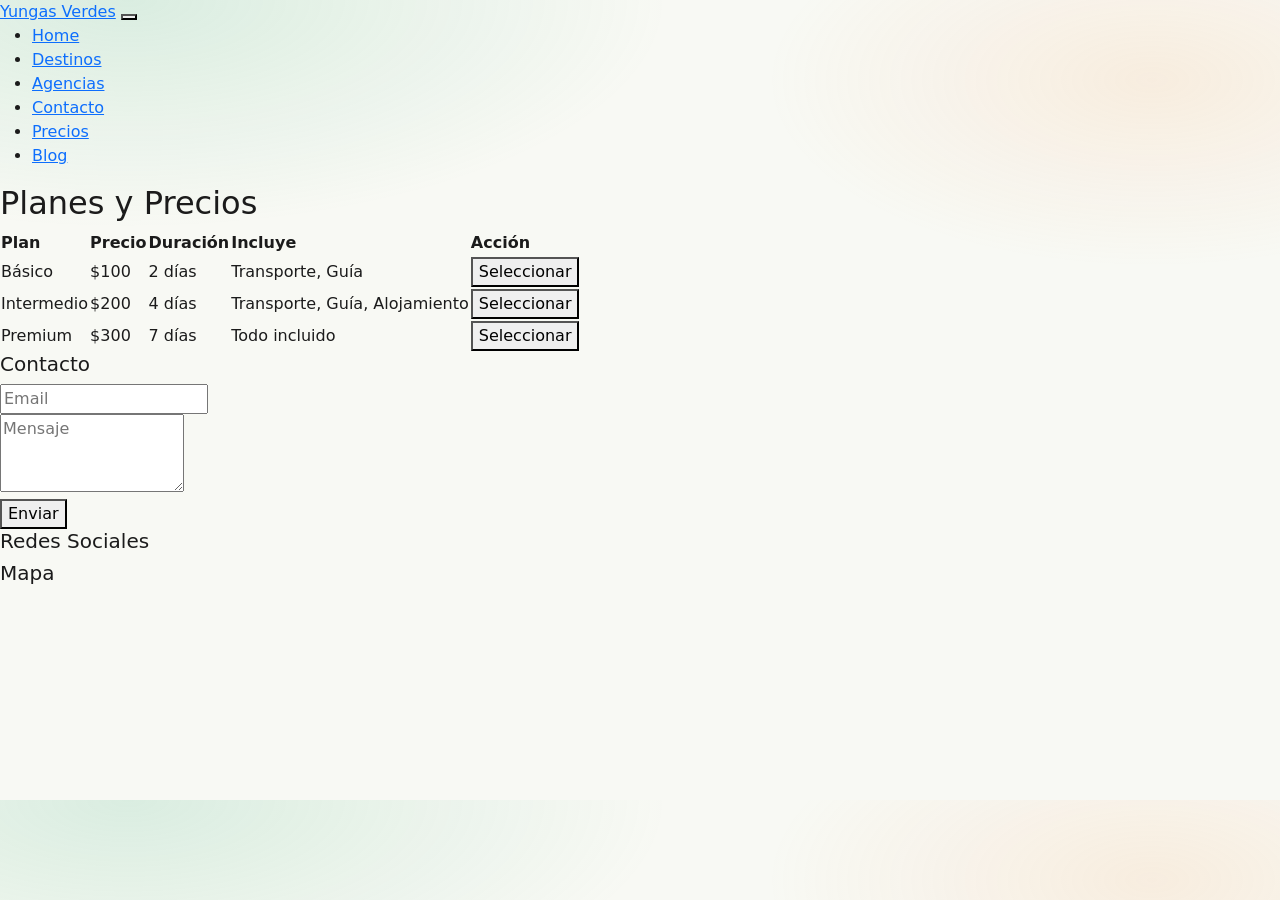
<file: WebTurismoSVJTp3Bootstrap-master/precios.html>
<!DOCTYPE html>
<html lang="es">
<head>
    <meta charset="UTF-8">
    <meta name="viewport" content="width=device-width, initial-scale=1.0">
    <title>Precios - Yungas Verdes</title>
    <link href="https://cdn.jsdelivr.net/npm/bootstrap@5.3.0/dist/css/bootstrap.min.css" rel="stylesheet">
    <link rel="stylesheet" href="https://cdnjs.cloudflare.com/ajax/libs/font-awesome/6.4.0/css/all.min.css">
    <link rel="stylesheet" href="css/styles.css">
</head>
<body>
    <!-- Navbar -->
    <nav>
        <div class="">
            <a href="#">Yungas Verdes</a>
            <button type="button">
                <span></span>
            </button>
            <div>
                <ul>
                    <li><a href="index.html">Home</a></li>
                    <li><a href="destinos.html">Destinos</a></li>
                    <li><a href="agencias.html">Agencias</a></li>
                    <li><a href="contacto.html">Contacto</a></li>
                    <li><a href="precios.html">Precios</a></li>
                    <li><a href="blog.html">Blog</a></li>
                </ul>
            </div>
        </div>
    </nav>

    <!-- Tabla Comparativa -->
    <section>
        <div class="">
            <h2>Planes y Precios</h2>
            <div>
                <table>
                    <thead>
                        <tr>
                            <th>Plan</th>
                            <th>Precio</th>
                            <th>Duración</th>
                            <th>Incluye</th>
                            <th>Acción</th>
                        </tr>
                    </thead>
                    <tbody>
                        <tr>
                            <td>Básico</td>
                            <td>$100</td>
                            <td>2 días</td>
                            <td>Transporte, Guía</td>
                            <td><button>Seleccionar</button></td>
                        </tr>
                        <tr>
                            <td>Intermedio</td>
                            <td>$200</td>
                            <td>4 días</td>
                            <td>Transporte, Guía, Alojamiento</td>
                            <td><button>Seleccionar</button></td>
                        </tr>
                        <tr>
                            <td>Premium</td>
                            <td>$300</td>
                            <td>7 días</td>
                            <td>Todo incluido</td>
                            <td><button>Seleccionar</button></td>
                        </tr>
                    </tbody>
                </table>
            </div>
        </div>
    </section>

    <footer>
        <div class="">
            <div class="">
                <div class="">
                    <h5>Contacto</h5>
                    <form>
                        <div class="">
                            <input type="email" placeholder="Email">
                        </div>
                        <div class="">
                            <textarea rows="3" placeholder="Mensaje"></textarea>
                        </div>
                        <button type="submit">Enviar</button>
                    </form>
                </div>
                <div class="">
                    <h5>Redes Sociales</h5>
                    <a href="#"><i></i></a>
                    <a href="#"><i></i></a>
                    <a href="#"><i></i></a>
                </div>
                <div class="">
                    <h5>Mapa</h5>
                    <iframe src="https://www.google.com/maps/embed?pb=!1m18!1m12!1m3!1d3657.0!2d-65.3!3d-24.2!2m3!1f0!2f0!3f0!3m2!1i1024!2i768!4f13.1!3m3!1m2!1s0x0%3A0x0!2zMjTCsDEyJzAwLjAiUyA2NcKwMTgnMDAuMCJX!5e0!3m2!1ses!2sar!4v1234567890" width="100%" height="200" style="border:0;" allowfullscreen="" loading="lazy"></iframe>
                </div>
            </div>
        </div>
    </footer>
    <script src="https://cdn.jsdelivr.net/npm/bootstrap@5.3.0/dist/js/bootstrap.bundle.min.js"></script>
</body>
</html>
</file>
<file: css/styles.css>
/* ── Variables de color del proyecto ── */
    :root {
      --verde:   #2d6a4f;
      --verde-claro: #52b788;
      --amarillo: #f4a261;
      --bg-claro: #f8f9f4;
      --texto:   #1b1b1b;
      --muted:   #6c757d;
      --border:  #dee2e6;
    }

    body {
      background: var(--bg-claro);
      color: var(--texto);
      font-family: 'Segoe UI', system-ui, sans-serif;
    }

    /* ── Navbar ── */
    .navbar-brand {
      font-weight: 800;
      font-size: 1.3rem;
      color: var(--verde) !important;
      letter-spacing: -0.5px;
    }
    .nav-link {
      color: var(--texto) !important;
      font-weight: 500;
      transition: color 0.2s;
    }
    .nav-link:hover,
    .nav-link.active {
      color: var(--verde-claro) !important;
    }

    /* ── Hero del blog ── */
    .blog-hero {
      background: linear-gradient(135deg, var(--verde) 0%, var(--verde-claro) 100%);
      color: #fff;
      padding: 60px 0 40px;
    }
    .blog-hero h1 {
      font-size: clamp(2rem, 4vw, 3rem);
      font-weight: 900;
    }
    .blog-hero h2 {
      font-size: clamp(2rem, 4vw, 3rem);
      font-weight: 900;
    }
    .blog-hero p {
      opacity: .85;
      max-width: 50ch;
    }

    /* ── Hero del index ── */

    .hero {
    position: relative;
    height: 90vh;
    overflow: hidden;
    display: flex;
    align-items: center;
    justify-content: center;
    }

  .hero-bg {
    position: absolute;
    width: 100%;
    height: 100%;
    object-fit: cover;
    }

  .hero-overlay {
    position: absolute;
    width: 100%;
    height: 100%;
    background: rgba(0,0,0,0.4);
    }

  .hero-content {
    position: relative;
    text-align: center;
    }

  .hero-title {
  font-size: 3rem;
  font-weight: 700;
  text-transform: uppercase;
  color: #fff;
  text-shadow: 2px 2px 8px rgba(0,0,0,0.7);
}

.hero-subtitle {
  font-size: 1.4rem;
  font-weight: 300;
  color: #f0f0f0;
  letter-spacing: 1px;
  text-shadow: 1px 1px 6px rgba(0,0,0,0.6);
}

.overlay {
  position: absolute;
  top: 0; left: 0;
  width: 100%; height: 100%;
  background: linear-gradient(
    rgba(0, 100, 0, 0.5), 
    rgba(0, 0, 0, 0.3)
  );
}


  .btn-hero {
    background: var(--verde);
    padding: 10px 20px;
    border-radius: 30px;
    color: #fff;
    text-decoration: none;
    display: inline-block;
    margin-top: 15px;
    opacity: 0;
    }

    .h2-hero-precios{
      color: #ffffff
    }

    /* ── Filtros ── */
    .filtros-wrap {
      background: #fff;
      border-bottom: 1px solid var(--border);
      padding: 14px 0;
    }
    .btn-filtro {
      border: 2px solid var(--verde);
      color: var(--verde);
      border-radius: 999px;
      padding: 6px 18px;
      font-weight: 700;
      background: transparent;
      transition: all 0.2s;
      cursor: pointer;
    }
    .btn-filtro:hover,
    .btn-filtro.activo {
      background: var(--verde);
      color: #fff;
    }

    /* ── Layout revista (magazine grid) ── */
    .magazine-grid {
      display: grid;
      gap: 24px;
      grid-template-columns: repeat(12, 1fr);
    }

    /* Artículo grande (destacado) */
    .post-featured {
      grid-column: span 8;
    }
    /* Artículos secundarios */
    .post-secondary {
      grid-column: span 4;
    }
    /* En tablet: 2 columnas */
    @media (max-width: 991px) {
      .post-featured  { grid-column: span 12; }
      .post-secondary { grid-column: span 6; }
    }
    /* En mobile: 1 columna */
    @media (max-width: 575px) {
      .post-featured,
      .post-secondary { grid-column: span 12; }
    }

    /*--cards del index--*/
  .destino-card {
    background: #fff;
    border: none;
    border-radius: 16px;
    overflow: hidden;
    transition: transform 0.3s ease, box-shadow 0.3s ease;
    box-shadow: 0 4px 16px rgba(45, 106, 79, 0.12);
    height: 100%;
    display: flex;
    flex-direction: column;
  }

  .destino-card-img-wrapper {
    overflow: hidden;
    height: 250px;
    position: relative;
  }

  .destino-card img {
    width: 100%;
    height: 100%;
    object-fit: cover;
    display: block;
    transition: transform 0.5s cubic-bezier(0.25, 0.46, 0.45, 0.94);
  }

  .destino-card:hover {
    transform: translateY(-8px);
    box-shadow: 0 12px 32px rgba(45, 106, 79, 0.2);
  }

  .destino-card:hover img {
    transform: scale(1.08);
  }

  .destino-card .card-body {
    padding: 20px;
    flex-grow: 1;
    display: flex;
    flex-direction: column;
    background: #fff;
    transition: all 0.3s ease;
    border-top: 4px solid var(--verde);
  }

  .destino-card .card-body h5 {
    color: var(--verde);
    font-weight: 700;
    margin-bottom: 8px;
    letter-spacing: -0.5px;
  }

  .destino-card .card-body p {
    color: var(--muted);
    font-size: 0.9rem;
    margin: 0;
    flex-grow: 1;
  }

  .destino-card:hover .card-body {
    background: linear-gradient(135deg, var(--verde) 0%, var(--verde-claro) 100%);
    color: #fff;
  }

  .destino-card:hover .card-body h5,
  .destino-card:hover .card-body p {
    color: #fff;
  }

  /* Responsivo */
  @media (max-width: 768px) {
    .destino-card-img-wrapper {
      height: 220px;
    }
  }

  @media (max-width: 576px) {
    .destino-card-img-wrapper {
      height: 200px;
    }
    
    .destino-card .card-body {
      padding: 16px;
    }
  }

    /* ── Tarjeta de artículo ── */
    .post-card {
      background: #fff;
      border-radius: 16px;
      overflow: hidden;
      border: 1px solid var(--border);
      box-shadow: 0 2px 12px rgba(0,0,0,.06);
      transition: transform 0.25s ease, box-shadow 0.25s ease;
    }
    .post-card:hover {
      transform: translateY(-4px);
      box-shadow: 0 8px 28px rgba(0,0,0,.12);
    }
    .post-card img {
      width: 100%;
      object-fit: cover;
      display: block;
    }
    .post-featured .post-card img  { height: 320px; }
    .post-secondary .post-card img { height: 180px; }
    @media (max-width: 575px) {
      .post-featured .post-card img,
      .post-secondary .post-card img { height: 200px; }
    }

    .post-body {
      padding: 20px;
    }
    .post-kicker {
      font-size: .78rem;
      font-weight: 800;
      text-transform: uppercase;
      letter-spacing: .1em;
      color: var(--verde-claro);
      margin-bottom: 6px;
    }
    .post-title {
      font-weight: 800;
      line-height: 1.2;
      margin-bottom: 8px;
    }
    .post-featured .post-title { font-size: 1.5rem; }
    .post-secondary .post-title { font-size: 1.05rem; }

    .post-lead {
      color: var(--muted);
      font-size: .95rem;
      margin-bottom: 12px;
    }
    .post-meta {
      font-size: .82rem;
      color: var(--muted);
    }
    .post-meta i { margin-right: 4px; }

    /* Chips de categoría */
    .chip {
      display: inline-block;
      padding: 4px 12px;
      border-radius: 999px;
      font-size: .8rem;
      font-weight: 700;
      border: 1px solid var(--border);
      background: var(--bg-claro);
      color: var(--muted);
      margin-right: 6px;
      margin-bottom: 4px;
    }

    /* ── Sidebar ── */
    .sidebar-card {
      background: #fff;
      border-radius: 16px;
      border: 1px solid var(--border);
      padding: 20px;
      margin-bottom: 20px;
    }
    .sidebar-card h5 {
      font-weight: 800;
      margin-bottom: 14px;
      color: var(--verde);
    }
    .sidebar-link {
      display: flex;
      align-items: center;
      gap: 8px;
      padding: 8px 0;
      border-bottom: 1px solid var(--border);
      color: var(--texto);
      text-decoration: none;
      font-weight: 500;
      transition: color 0.2s;
    }
    .sidebar-link:last-child { border-bottom: none; }
    .sidebar-link:hover { color: var(--verde-claro); text-decoration: none; }

    /* ── Comentarios ── */
    .comment {
      display: flex;
      gap: 14px;
      padding: 16px;
      background: #fff;
      border-radius: 14px;
      border: 1px solid var(--border);
      margin-bottom: 14px;
      box-shadow: 0 1px 6px rgba(0,0,0,.05);
    }
    /* Avatar creado con CSS puro */
    .avatar-css {
      width: 44px;
      height: 44px;
      border-radius: 50%;
      flex-shrink: 0;
      position: relative;
      overflow: hidden;
    }
    .avatar-css::before {
      content: '';
      position: absolute;
      top: 10px; left: 50%;
      transform: translateX(-50%);
      width: 14px; height: 14px;
      border-radius: 50%;
      background: rgba(255,255,255,.5);
    }
    .avatar-css::after {
      content: '';
      position: absolute;
      bottom: -8px; left: 50%;
      transform: translateX(-50%);
      width: 34px; height: 22px;
      border-radius: 50%;
      background: rgba(255,255,255,.35);
    }
    .avatar-a { background: linear-gradient(135deg, var(--verde), var(--verde-claro)); }
    .avatar-b { background: linear-gradient(135deg, var(--amarillo), #e76f51); }
    .avatar-c { background: linear-gradient(135deg, #4cc9f0, #4361ee); }

    .comment-meta {
      font-size: .82rem;
      color: var(--muted);
      margin-bottom: 4px;
    }
    .comment-meta strong { color: var(--texto); }

    /* ── Scroll reveal ── */
    .reveal {
      opacity: 0;
      transform: translateY(22px);
      transition: opacity 0.6s ease, transform 0.6s ease;
    }
    .reveal.visible {
      opacity: 1;
      transform: translateY(0);
    }

    /* ── Footer ── */
    .site-footer {
      background: var(--verde);
      color: #e8f5e9;
      padding: 40px 0 20px;
    }
    .site-footer h5 { font-weight: 800; color: #fff; margin-bottom: 14px; }
    .site-footer a { color: #a5d6a7; text-decoration: none; }
    .site-footer a:hover { color: #fff; }
    .footer-social a {
      display: inline-flex;
      align-items: center;
      justify-content: center;
      width: 36px; height: 36px;
      border-radius: 50%;
      background: rgba(255,255,255,.15);
      margin-right: 8px;
      color: #fff;
      transition: background 0.2s;
    }
    .footer-social a:hover { background: rgba(255,255,255,.35); }
    .footer-bottom {
      border-top: 1px solid rgba(255,255,255,.2);
      padding-top: 16px;
      margin-top: 24px;
      font-size: .85rem;
      color: rgba(255,255,255,.6);
      text-align: center;
    }

    /* Carrusel del index */  

  .carousel-item {
    padding: 40px;
    transition: transform 0.6s ease, opacity 0.6s;
  }

  .carousel-item p {
    font-size: 1.2rem;
    font-style: italic;
  }

  .carousel-item cite {
    display: block;
    margin-top: 10px;
    color: var(--verde);
  }

    /* Ocultar artículos filtrados */
    .post-item.oculto { display: none !important; }

    /* ── TABLA DE PRECIOS ── */
    .tabla-precios {
      width: 100%;
      border-collapse: collapse;
      background: #fff;
      box-shadow: 0 4px 16px rgba(45, 106, 79, 0.1);
      border-radius: 12px;
      overflow: hidden;
    }

    .tabla-precios thead {
      background: linear-gradient(135deg, var(--verde) 0%, var(--verde-claro) 100%);
      color: #fff;
    }

    .tabla-precios th {
      padding: 24px 16px;
      text-align: center;
      font-weight: 700;
      border: none;
    }

    .tabla-precios th:first-child {
      text-align: left;
      background: var(--verde);
    }

    .plan-header {
      display: flex;
      align-items: center;
      justify-content: center;
      gap: 8px;
      margin-bottom: 12px;
      font-size: 1.1rem;
    }

    .plan-header i {
      font-size: 1.3rem;
    }

    .plan-featured {
      background: linear-gradient(135deg, var(--amarillo) 0%, #f4a261 100%);
      padding: 8px 16px;
      border-radius: 8px;
      color: #fff;
    }

    .plan-precio {
      font-size: 1.8rem;
      font-weight: 900;
      color: #fff;
      margin: 8px 0;
    }

    .plan-duracion {
      opacity: 0.85;
      display: block;
      font-size: 0.85rem;
    }

    .tabla-precios tbody tr {
      border-bottom: 1px solid var(--border);
      transition: background 0.3s ease, box-shadow 0.3s ease;
    }

    .tabla-precios tbody tr:hover {
      background: rgba(45, 106, 79, 0.05);
    }

    .tabla-precios tbody tr.table-hover-active {
      background: rgba(45, 106, 79, 0.08);
      box-shadow: inset 0 0 12px rgba(45, 106, 79, 0.1);
    }

    .tabla-precios td {
      padding: 18px 16px;
      color: var(--texto);
      border: none;
    }

    .tabla-precios td:first-child {
      font-weight: 600;
      color: var(--verde);
      width: 200px;
    }

    .tabla-precios td[data-label="Premium"],
    .tabla-precios th.plan-premium {
      background: rgba(45, 106, 79, 0.04);
    }

    .tabla-precios td.highlight {
      font-weight: 600;
      color: var(--verde);
    }

    /* Responsive tabla */
    @media (max-width: 992px) {
      .tabla-precios {
        font-size: 0.9rem;
      }

      .tabla-precios th,
      .tabla-precios td {
        padding: 14px 10px;
      }

      .tabla-precios td:first-child {
        width: 150px;
      }

      .plan-precio {
        font-size: 1.4rem;
      }
    }

    @media (max-width: 768px) {
      .table-responsive {
        margin: -20px -15px;
        padding: 0 15px;
      }

      .tabla-precios {
        margin: 0;
      }

      .tabla-precios thead {
        display: none;
      }

      .tabla-precios tbody,
      .tabla-precios tr,
      .tabla-precios td {
        display: block;
        width: 100%;
      }

      .tabla-precios tr {
        margin-bottom: 16px;
        border: 1px solid var(--border);
        border-radius: 8px;
        overflow: hidden;
        background: #fff;
      }

      .tabla-precios td {
        text-align: right;
        padding: 10px 16px;
        border-bottom: 1px solid var(--border);
      }

      .tabla-precios td:last-child {
        border-bottom: none;
      }

      .tabla-precios td:before {
        content: attr(data-label);
        float: left;
        font-weight: 700;
        color: var(--verde);
      }

      .tabla-precios td[data-label="Premium"],
      .tabla-precios td[data-label]:before {
        background: transparent;
      }
    }

    /* ── TARJETAS DE OFERTA ── */
    .oferta-card {
      background: #fff;
      border-radius: 12px;
      padding: 32px 24px;
      text-align: center;
      border: 2px solid var(--border);
      transition: all 0.3s ease;
      box-shadow: 0 2px 8px rgba(0, 0, 0, 0.06);
    }

    .oferta-card:hover {
      border-color: var(--verde-claro);
      box-shadow: 0 8px 24px rgba(45, 106, 79, 0.15);
      transform: translateY(-4px);
    }

    .oferta-icono {
      font-size: 2.5rem;
      color: var(--verde);
      margin-bottom: 16px;
    }

    .oferta-card h4 {
      color: var(--verde);
      font-weight: 700;
      margin-bottom: 8px;
    }

    /* ── PLAN CARD (Mobile) ── */
    .plan-card {
      background: #fff;
      border: 2px solid var(--border);
      border-radius: 12px;
      padding: 24px;
      transition: all 0.3s ease;
      position: relative;
    }

    .plan-card:hover {
      border-color: var(--verde-claro);
      box-shadow: 0 8px 24px rgba(45, 106, 79, 0.15);
      transform: translateY(-4px);
    }

    .plan-card-featured {
      border: 2px solid var(--verde);
      background: linear-gradient(135deg, rgba(45, 106, 79, 0.02) 0%, rgba(82, 183, 136, 0.02) 100%);
    }

    .badge-featured {
      position: absolute;
      top: 12px;
      right: 12px;
      background: linear-gradient(135deg, var(--amarillo) 0%, #f4a261 100%);
      color: #fff;
      padding: 6px 12px;
      border-radius: 20px;
      font-size: 0.75rem;
      font-weight: 700;
    }

    .plan-card-header {
      display: flex;
      align-items: center;
      gap: 10px;
      margin-bottom: 16px;
      text-align: left;
    }

    .plan-card-header i {
      font-size: 1.5rem;
      color: var(--verde);
    }

    .plan-card-header h4 {
      margin: 0;
      color: var(--verde);
      font-weight: 700;
    }

    .plan-card-precio {
      font-size: 2rem;
      font-weight: 900;
      color: var(--verde);
      margin-bottom: 8px;
    }

    .plan-card ul li {
      margin-bottom: 8px;
      color: var(--muted);
      text-align: left;
    }

    .plan-card ul li i {
      margin-right: 8px;
    }

    /*--flip card--*/

   /* ── FLIP CARD CORREGIDO ── */

.flip-card {
  perspective: 1000px;
  height: 100%;
  min-height: 480px; /* base pero flexible */
}

/* hover directo (podés borrar el JS de flip si querés) */
.flip-card:hover .flip-card-inner {
  transform: rotateY(180deg);
}

.flip-card-inner {
  width: 100%;
  height: 100%;
  position: relative;
  transition: transform 0.7s ease;
  transform-style: preserve-3d;
}

/* ambas caras */
.flip-card-front,
.flip-card-back {
  position: absolute;
  width: 100%;
  height: 100%;
  top: 0;
  left: 0;
  backface-visibility: hidden;
  border-radius: 12px;
  padding: 1.15rem;
  box-shadow: 0 10px 26px rgba(16, 24, 40, .10);
  border: 1px solid rgba(0, 0, 0, .06);
  overflow-y: auto; /* 🔥 evita que se corte */
}

/* frente */
.flip-card-front {
  background: rgba(255, 255, 255, .92);
  backdrop-filter: blur(8px);
}

/* dorso */
.flip-card-back {
  background:
    radial-gradient(700px 240px at 25% 10%, rgba(82, 183, 136, .36), transparent 55%),
    linear-gradient(135deg, #2d6a4f, #1f513c);
  color: white;
  transform: rotateY(180deg);
}

/* ── RATING ANIMADO ── */

.rating {
  opacity: 0;
  transform: translateY(12px);
  transition: all 0.4s ease;
}

/* aparece solo cuando gira */
.flip-card:hover .rating {
  opacity: 1;
  transform: translateY(0);
}

/* estrellas animadas */
.rating-star {
  opacity: 0;
  transform: scale(0.6);
  transition: all 0.3s ease;
}

.flip-card:hover .rating-star {
  opacity: 1;
  transform: scale(1);
}

/* delay progresivo */
.flip-card:hover .rating-star:nth-child(1) { transition-delay: 0.1s; }
.flip-card:hover .rating-star:nth-child(2) { transition-delay: 0.2s; }
.flip-card:hover .rating-star:nth-child(3) { transition-delay: 0.3s; }
.flip-card:hover .rating-star:nth-child(4) { transition-delay: 0.4s; }
.flip-card:hover .rating-star:nth-child(5) { transition-delay: 0.5s; }

/* imagen corregida */
.agency-cover {
  height: 140px;
  overflow: hidden;
  border-radius: 12px;
}

.agency-cover img {
  width: 100%;
  height: 100%;
  object-fit: cover;
}

/* ── MOBILE: sin flip, flujo natural ── */
@media (max-width: 576px) {
  .flip-card {
    min-height: auto;
  }

  .flip-card-inner {
    transform: none !important;
  }

  .flip-card-front,
  .flip-card-back {
    position: relative;
    height: auto;
    transform: none;
  }

  .flip-card-back {
    margin-top: 12px;
  }
}

  .agency-cover {
    height: 140px;
    border-radius: 12px;
    overflow: hidden;
    margin-bottom: .6rem;
    border: 1px solid rgba(0, 0, 0, .06);
  }


  .agency-cover img {
  width: 100%;
  height: auto;
  object-fit: cover;
}


  .rating-star:focus-visible {
    outline: 2px solid rgba(13, 110, 253, .45);
    outline-offset: 2px;
    border-radius: 6px;
  }

  /* Grid responsive */
  #destinosGrid {
    display: grid;
    grid-template-columns: repeat(auto-fit, minmax(250px, 1fr));
    gap: 20px;
  }

  /* Card estilo */
  .card {
    border: 1px solid #ddd;
    border-radius: 8px;
    overflow: hidden;
    transition: transform 0.3s ease;
  }
  .card:hover {
    transform: translateY(-5px);
    box-shadow: 0 8px 25px rgba(0,0,0,0.15);
  }

  /* Zoom en imagen */
  .img-container {
    height: 200px;
    overflow: hidden; /* Esto evita que la imagen tape las letras */
    border-radius: 15px 15px 0 0;
  }

  .card img {
    transition: transform 0.6s cubic-bezier(0.25, 0.46, 0.45, 0.94);
    width: 100%;
    height: 100%;
    object-fit: cover;
  }

  .card:hover img {
    transform: scale(1.15);
  }

  .card-body {
    padding: 20px;
  }

  .card-title {
    color: var(--verde-yunga);
    font-weight: bold;
  }

  /* Estilo para la Tabla */
  .table-responsive {
    border-radius: 12px;
    overflow: hidden;
    box-shadow: 0 4px 12px rgba(0,0,0,0.08);
  }

  .table {
    margin-bottom: 0;
  }

  .table thead {
    background-color: var(--verde-yunga);
    color: white;
  }

  .table-striped tbody tr:nth-of-type(odd) {
    background-color: var(--verde-claro);
  }
</file>
<file: WebTurismoSVJTp3Bootstrap-master/css/flip.css>
.flip-card {
    height: clamp(320px, 42vh, 380px);
    perspective: 1000px;
    cursor: pointer;
  }

  .flip-card-inner {
    width: 100%;
    height: 100%;
    transition: transform 0.6s;
    transform-style: preserve-3d;
    position: relative;
  }

  /* Con jQuery usamos clase .flipped en vez de hover */
  .flip-card-inner.flipped {
    transform: rotateY(180deg);
  }

  .flip-card-front,
  .flip-card-back {
    position: absolute;
    width: 100%;
    height: 100%;
    backface-visibility: hidden;
    border-radius: 12px;
    padding: 1.15rem;
    box-shadow: 0 10px 26px rgba(16, 24, 40, .10);
    border: 1px solid rgba(0, 0, 0, .06);
    overflow: hidden;
  }

  .flip-card-front {
    background: rgba(255, 255, 255, .92);
    backdrop-filter: blur(8px);
  }

  .flip-card-back {
    background:
      radial-gradient(700px 240px at 25% 10%, rgba(82, 183, 136, .36), transparent 55%),
      linear-gradient(135deg, #2d6a4f, #1f513c);
    color: white;
    transform: rotateY(180deg);
  }

  .rating {
    display: inline-flex;
    gap: 6px;
    align-items: center;
  }

  .rating-star {
    border: 0;
    background: transparent;
    padding: 0;
    line-height: 1;
    color: #f4a261;
    font-size: 1.05rem;
    cursor: pointer;
  }

  .flip-card .card-title {
    font-weight: 800;
    letter-spacing: -0.3px;
  }

  .flip-card-front p {
    margin-bottom: .5rem;
  }

  .flip-card-front .list-unstyled {
    line-height: 1.25;
  }

  .agency-cover {
    height: 64px;
    border-radius: 12px;
    overflow: hidden;
    margin-bottom: .6rem;
    border: 1px solid rgba(0, 0, 0, .06);
  }

  .agency-cover img {
    width: 100%;
    height: 100%;
    object-fit: cover;
    display: block;
  }

  .rating-star:focus-visible {
    outline: 2px solid rgba(13, 110, 253, .45);
    outline-offset: 2px;
    border-radius: 6px;
  }
</file>
<file: WebTurismoSVJTp3Bootstrap-master/css/styles.css>
/* ───────────────────────────── */
/* VARIABLES DE COLOR */
/* ───────────────────────────── */
:root {
    --verde: #2d6a4f;
    --verde-claro: #52b788;
    --amarillo: #f4a261;
    --bg-claro: #f8f9f4;
    --texto: #1b1b1b;
    --muted: #6c757d;
    --border: #dee2e6;
    --shadow-sm: 0 6px 18px rgba(16, 24, 40, .08);
    --shadow-md: 0 16px 40px rgba(16, 24, 40, .14);
  }

  body {
    color: var(--texto);
    background:
      radial-gradient(900px 380px at 10% 0%, rgba(82, 183, 136, .18), transparent 60%),
      radial-gradient(700px 340px at 90% 10%, rgba(244, 162, 97, .14), transparent 55%),
      var(--bg-claro);
  }

  .page-hero {
    background:
      radial-gradient(800px 320px at 25% 15%, rgba(82, 183, 136, .34), transparent 60%),
      linear-gradient(135deg, rgba(45, 106, 79, .10), rgba(82, 183, 136, .06));
    border: 1px solid rgba(45, 106, 79, .12);
    border-radius: 18px;
    box-shadow: var(--shadow-sm);
    overflow: hidden;
  }

  .page-hero .hero-kicker {
    display: inline-flex;
    align-items: center;
    gap: .5rem;
    padding: .35rem .65rem;
    border-radius: 999px;
    background: rgba(45, 106, 79, .08);
    border: 1px solid rgba(45, 106, 79, .12);
    color: var(--verde);
    font-weight: 700;
    font-size: .9rem;
  }

  .page-hero h1 {
    letter-spacing: -0.6px;
  }

  .text-muted {
    color: var(--muted) !important;
  }

  .btn-brand {
    --bs-btn-color: #fff;
    --bs-btn-bg: var(--verde);
    --bs-btn-border-color: var(--verde);
    --bs-btn-hover-bg: #245c44;
    --bs-btn-hover-border-color: #245c44;
    --bs-btn-active-bg: #1f523d;
    --bs-btn-active-border-color: #1f523d;
  }

  .btn-soft {
    --bs-btn-color: var(--verde);
    --bs-btn-bg: rgba(45, 106, 79, .10);
    --bs-btn-border-color: rgba(45, 106, 79, .14);
    --bs-btn-hover-bg: rgba(45, 106, 79, .16);
    --bs-btn-hover-border-color: rgba(45, 106, 79, .18);
    --bs-btn-active-bg: rgba(45, 106, 79, .22);
    --bs-btn-active-border-color: rgba(45, 106, 79, .22);
  }

  .agency-meta {
    display: flex;
    flex-wrap: wrap;
    gap: .4rem;
    margin-top: .45rem;
  }

  .agency-pill {
    display: inline-flex;
    align-items: center;
    gap: .4rem;
    padding: .2rem .5rem;
    border-radius: 999px;
    background: rgba(255, 255, 255, .7);
    border: 1px solid rgba(0, 0, 0, .06);
    font-size: .82rem;
    color: rgba(27, 27, 27, .78);
  }
  
  /* ───────────────────────────── */
  /* NAVBAR */
  /* ───────────────────────────── */
  .navbar-brand {
    font-weight: 800;
    font-size: 1.3rem;
    color: var(--verde) !important;
    letter-spacing: -0.5px;
  }
  
  .nav-link {
    color: var(--texto) !important;
    font-weight: 500;
    transition: color 0.2s;
  }
  
  .nav-link:hover,
  .nav-link.active {
    color: var(--verde-claro) !important;
  }

  .navbar.bg-light {
    background: rgba(248, 249, 244, .86) !important;
    backdrop-filter: blur(10px);
  }
  
  /* ───────────────────────────── */
  /* FOOTER */
  /* ───────────────────────────── */
  .site-footer {
    background: var(--verde);
    color: #e8f5e9;
    padding: 40px 0 20px;
  }
  
  .site-footer h5 {
    font-weight: 800;
    color: #fff;
    margin-bottom: 14px;
  }
  
  .site-footer a {
    color: #a5d6a7;
    text-decoration: none;
  }
  
  .site-footer a:hover {
    color: #fff;
  }
  
  .footer-social a {
    display: inline-flex;
    align-items: center;
    justify-content: center;
    width: 36px;
    height: 36px;
    border-radius: 50%;
    background: rgba(255,255,255,.15);
    margin-right: 8px;
    color: #fff;
    transition: background 0.2s;
  }
  
  .footer-social a:hover {
    background: rgba(255,255,255,.35);
  }
  
  .footer-bottom {
    border-top: 1px solid rgba(255,255,255,.2);
    padding-top: 16px;
    margin-top: 24px;
    font-size: .85rem;
    color: rgba(255,255,255,.6);
    text-align: center;
  }
</file>
